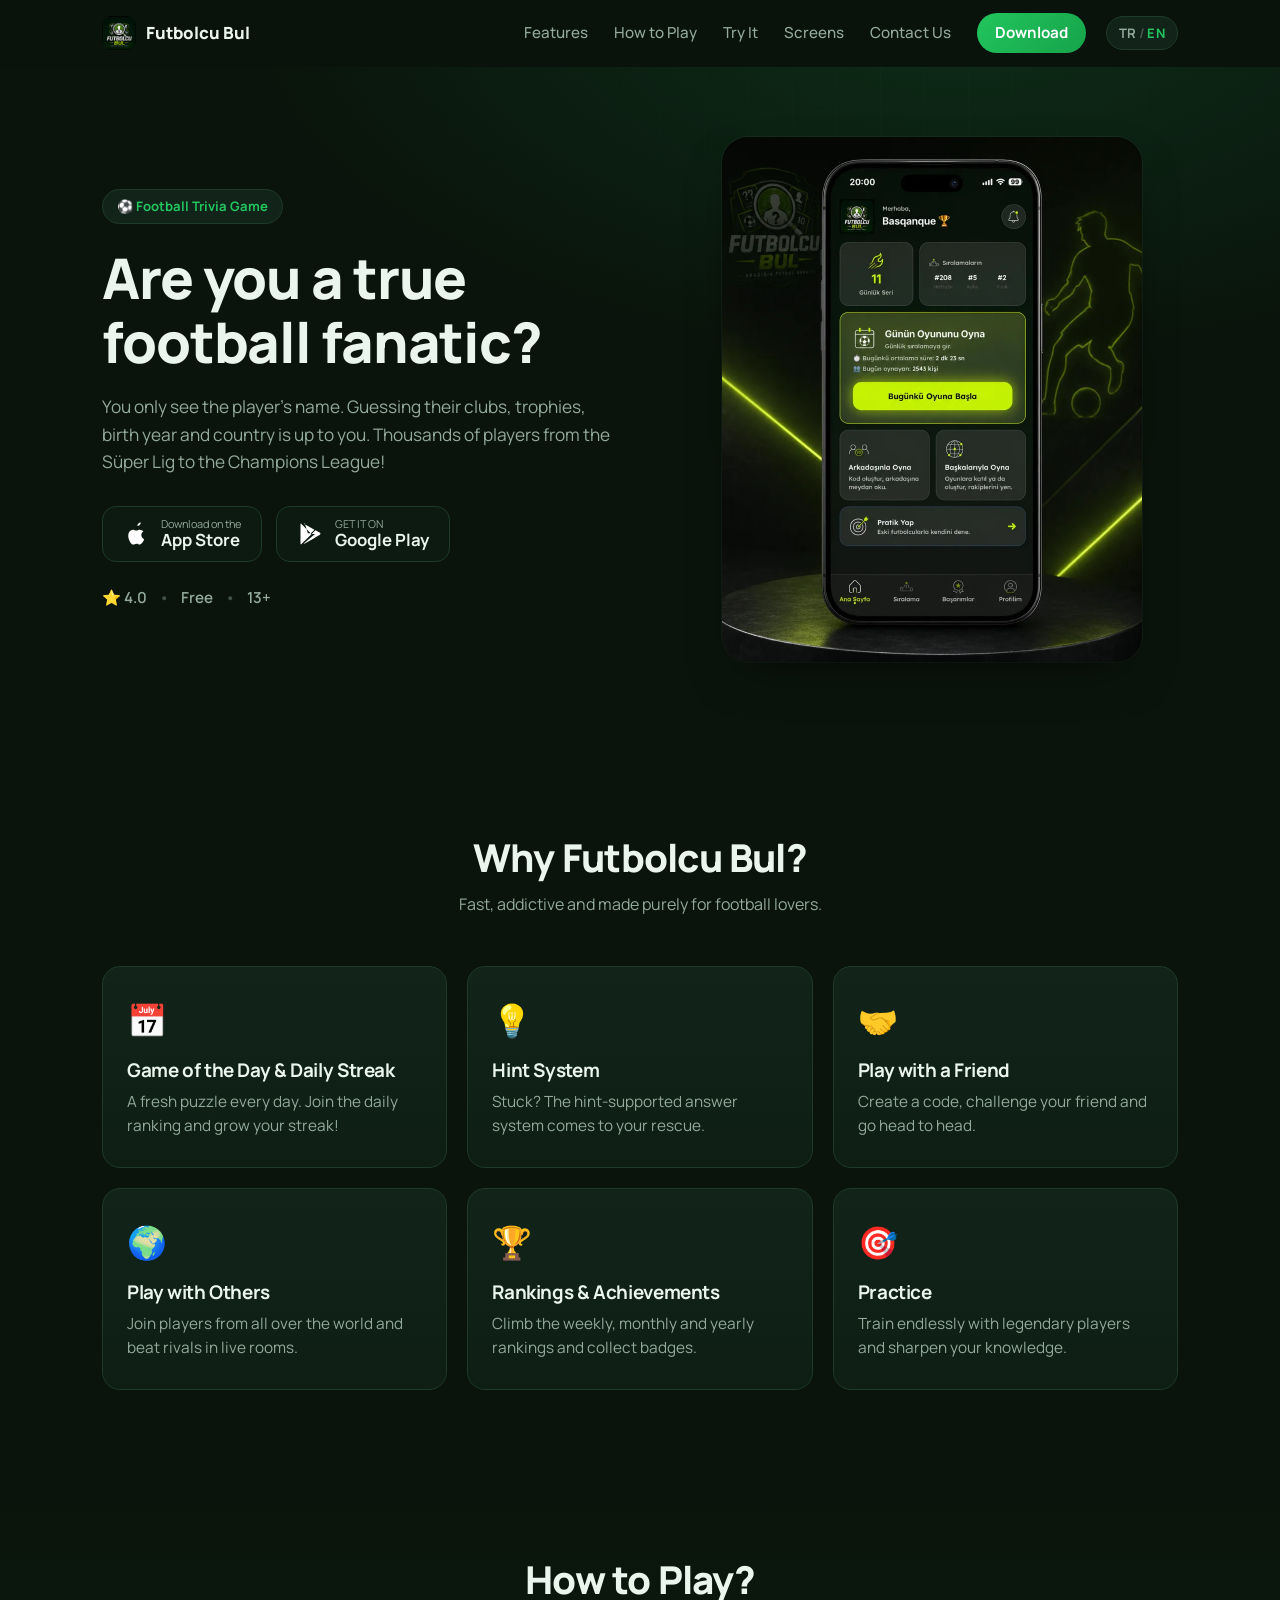
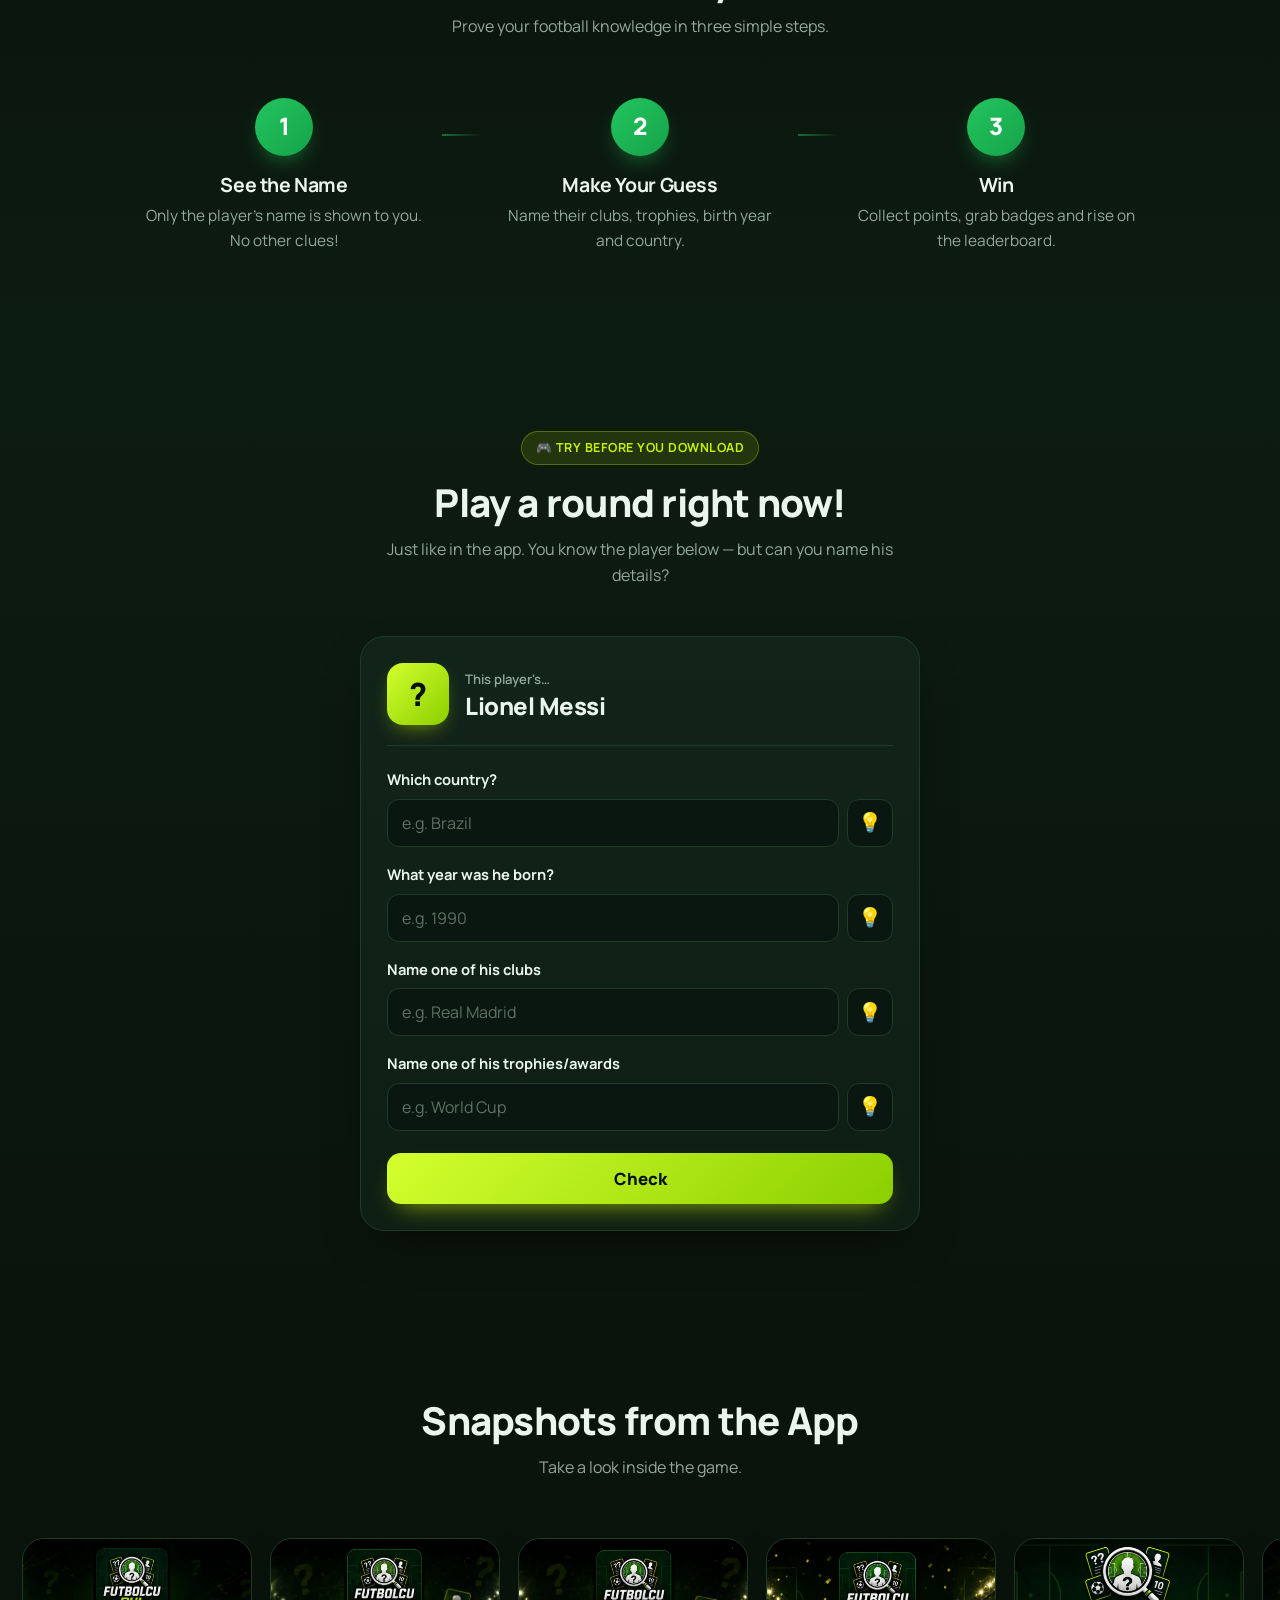
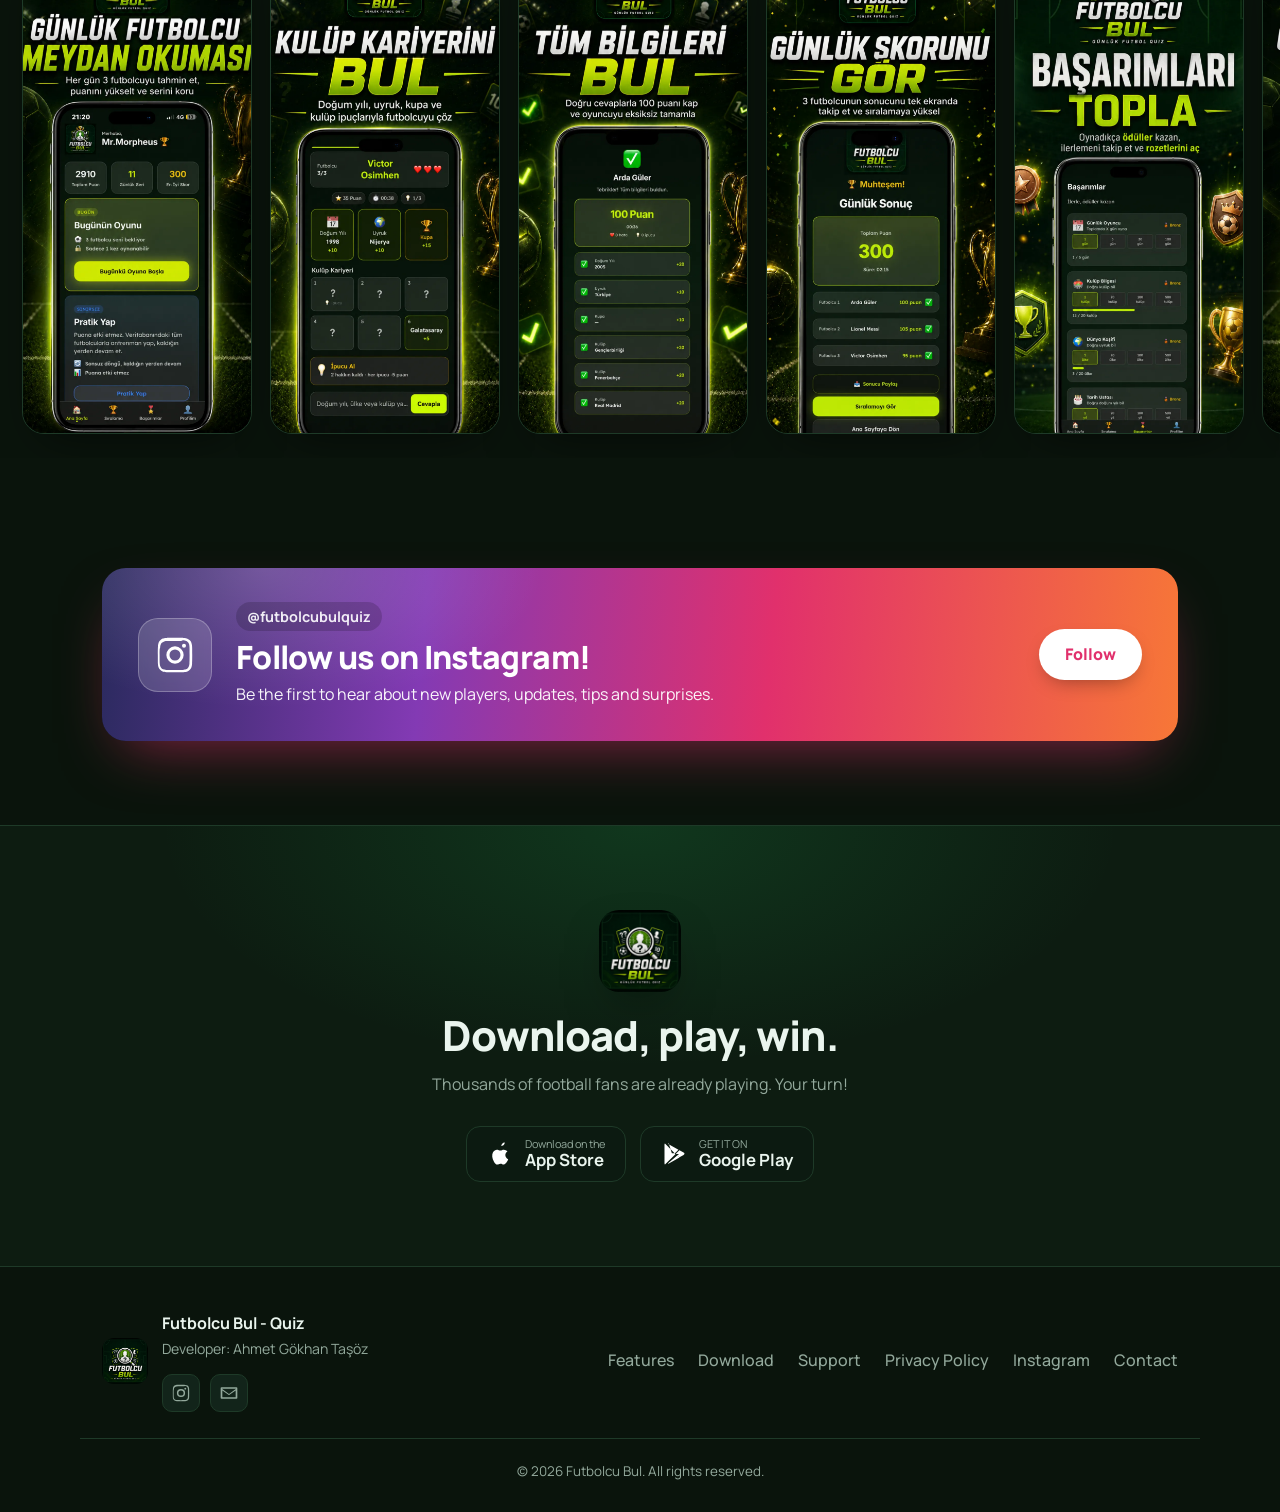
<file: index.html>
<!DOCTYPE html>
<html lang="tr">
<head>
  <meta charset="UTF-8" />
  <meta name="viewport" content="width=device-width, initial-scale=1.0" />
  <title>Futbolcu Bul - Quiz | Futbol Bilgi Yarışması & Tahmin Oyunu</title>
  <meta name="description" content="Sadece futbolcunun adını görürsün; kulüplerini, kupalarını, doğum yılını ve ülkesini tahmin et! Günlük yeni futbolcular, arkadaşınla düello, canlı odalar ve liderlik tablosu. iOS ve Android'de ücretsiz indir." />
  <meta name="keywords" content="futbolcu bul, futbol quiz, futbol bilgi yarışması, futbolcu tahmin oyunu, futbol oyunu, football quiz, süper lig quiz" />
  <meta name="author" content="Ahmet Gökhan Taşöz" />
  <meta name="robots" content="index, follow" />
  <meta name="google-site-verification" content="GTodxGMyhK4sdpeBf7LikKflxeLJp13awLjTAYpUlyU" />
  <meta name="theme-color" content="#0a140c" />
  <link rel="canonical" href="https://www.futbolcubulquiz.com/" />

  <!-- Open Graph -->
  <meta property="og:site_name" content="Futbolcu Bul" />
  <meta property="og:title" content="Futbolcu Bul - Quiz | Aradığın Futbol Oyunu" />
  <meta property="og:description" content="Gerçek bir futbol fanatiği misin? Sadece isimden futbolcuyu tahmin et! Günlük yeni futbolcular, arkadaşınla düello ve liderlik tablosu." />
  <meta property="og:type" content="website" />
  <meta property="og:url" content="https://www.futbolcubulquiz.com/" />
  <meta property="og:locale" content="tr_TR" />
  <meta property="og:locale:alternate" content="en_US" />
  <meta property="og:image" content="https://www.futbolcubulquiz.com/assets/og-image.jpg" />
  <meta property="og:image:width" content="1200" />
  <meta property="og:image:height" content="630" />

  <!-- Twitter -->
  <meta name="twitter:card" content="summary_large_image" />
  <meta name="twitter:title" content="Futbolcu Bul - Quiz | Aradığın Futbol Oyunu" />
  <meta name="twitter:description" content="Sadece isimden futbolcuyu tahmin et! Günlük yeni futbolcular, arkadaşınla düello ve liderlik tablosu." />
  <meta name="twitter:image" content="https://www.futbolcubulquiz.com/assets/og-image.jpg" />

  <link rel="icon" type="image/png" href="assets/icon.png" />
  <link rel="apple-touch-icon" href="assets/icon.png" />
  <link rel="preconnect" href="https://fonts.googleapis.com" />
  <link rel="preconnect" href="https://fonts.gstatic.com" crossorigin />
  <link href="https://fonts.googleapis.com/css2?family=Manrope:wght@400;500;700;800&display=swap" rel="stylesheet" />
  <link rel="stylesheet" href="styles.css" />
  <link rel="preload" as="image" href="assets/screens/mockup.webp" fetchpriority="high" />

  <!-- Structured data -->
  <script type="application/ld+json">
  {
    "@context": "https://schema.org",
    "@type": "MobileApplication",
    "name": "Futbolcu Bul - Quiz",
    "operatingSystem": "iOS, Android",
    "applicationCategory": "GameApplication",
    "description": "Futbol bilgi yarışması ve tahmin oyunu. Sadece futbolcunun adını görürsün; kulüplerini, kupalarını, doğum yılını ve ülkesini tahmin edersin.",
    "author": { "@type": "Person", "name": "Ahmet Gökhan Taşöz" },
    "sameAs": [ "https://www.instagram.com/futbolcubulquiz/" ],
    "offers": { "@type": "Offer", "price": "0", "priceCurrency": "TRY" },
    "aggregateRating": { "@type": "AggregateRating", "ratingValue": "4.0", "ratingCount": "13" },
    "downloadUrl": [
      "https://apps.apple.com/tr/app/futbolcu-bul-quiz/id6767035364",
      "https://play.google.com/store/apps/details?id=com.futbolcubul.app"
    ]
  }
  </script>
  <script type="application/ld+json">
  {
    "@context": "https://schema.org",
    "@graph": [
      {
        "@type": "Organization",
        "@id": "https://www.futbolcubulquiz.com/#organization",
        "name": "Futbolcu Bul",
        "url": "https://www.futbolcubulquiz.com/",
        "logo": "https://www.futbolcubulquiz.com/assets/icon.png",
        "sameAs": [ "https://www.instagram.com/futbolcubulquiz/" ]
      },
      {
        "@type": "WebSite",
        "@id": "https://www.futbolcubulquiz.com/#website",
        "url": "https://www.futbolcubulquiz.com/",
        "name": "Futbolcu Bul - Quiz",
        "publisher": { "@id": "https://www.futbolcubulquiz.com/#organization" },
        "inLanguage": "tr-TR"
      }
    ]
  }
  </script>
</head>
<body>

  <!-- ===== Header ===== -->
  <header class="site-header" id="siteHeader">
    <div class="container header-inner">
      <a href="#" class="brand">
        <img src="assets/icon.png" alt="Futbolcu Bul" class="brand-icon" />
        <span class="brand-name">Futbolcu&nbsp;Bul</span>
      </a>

      <nav class="nav" id="nav">
        <a href="#features" data-i18n="nav_features">Özellikler</a>
        <a href="#how" data-i18n="nav_how">Nasıl Oynanır</a>
        <a href="#demo" data-i18n="nav_demo">Dene</a>
        <a href="#screens" data-i18n="nav_screens">Ekranlar</a>
        <a href="iletisim.html" class="nav-contact" data-i18n="nav_contact">Bize Ulaşın</a>
        <a href="#download" class="nav-cta" data-i18n="nav_download">İndir</a>
      </nav>

      <button class="lang-toggle" id="langToggle" aria-label="Dil değiştir">
        <span class="lang-tr">TR</span><span class="lang-sep">/</span><span class="lang-en">EN</span>
      </button>
    </div>
  </header>

  <!-- ===== Hero ===== -->
  <section class="hero">
    <div class="pitch-lines" aria-hidden="true"></div>
    <div class="container hero-inner">
      <div class="hero-text">
        <span class="badge-pill" data-i18n="hero_pill">⚽ Futbol Bilgi Yarışması</span>
        <h1 data-i18n="hero_title">Gerçek bir futbol<br/>fanatiği misin?</h1>
        <p class="hero-sub" data-i18n="hero_sub">
          Sadece futbolcunun adını görürsün. Kulüplerini, kupalarını, doğum yılını ve
          ülkesini bulmak sana kalır. Süper Lig'den Şampiyonlar Ligi'ne binlerce futbolcu!
        </p>

        <div class="store-buttons">
          <a class="store-btn" href="https://apps.apple.com/tr/app/futbolcu-bul-quiz/id6767035364" target="_blank" rel="noopener">
            <svg viewBox="0 0 24 24" aria-hidden="true"><path fill="currentColor" d="M16.36 1.43c.05.78-.26 1.55-.79 2.13-.55.6-1.44 1.06-2.3.99-.07-.77.3-1.57.79-2.09.55-.58 1.5-1.02 2.3-1.03zM19.5 17.02c-.4.93-.59 1.34-1.11 2.16-.72 1.15-1.74 2.58-3 2.59-1.12.01-1.41-.73-2.93-.72-1.52.01-1.84.73-2.96.72-1.26-.01-2.22-1.3-2.94-2.45-2.02-3.22-2.23-7-1-9.01.88-1.44 2.26-2.28 3.56-2.28 1.32 0 2.15.73 3.24.73 1.06 0 1.7-.73 3.24-.73 1.16 0 2.4.63 3.28 1.72-2.88 1.58-2.41 5.69.62 6.99z"/></svg>
            <span class="store-btn-txt">
              <small data-i18n="dl_appstore_small">App Store'dan</small>
              <strong>App Store</strong>
            </span>
          </a>
          <a class="store-btn" href="https://play.google.com/store/apps/details?id=com.futbolcubul.app" target="_blank" rel="noopener">
            <svg viewBox="0 0 24 24" aria-hidden="true"><path fill="currentColor" d="M3.6 2.3c-.24.25-.38.63-.38 1.13v17.14c0 .5.14.88.4 1.12l.06.06 9.6-9.6v-.22L3.66 2.24l-.06.06zM17 15.1l-3.2-3.2v-.22l3.2-3.2.07.04 3.79 2.15c1.08.61 1.08 1.62 0 2.24L17.07 15l-.07.1zM13.8 11.9l3.26 3.26-9.85 5.6c-.36.2-.7.19-.97.01l10.4-8.87h-2.84zM7.24 2.53c-.27-.18-.61-.19-.97.01l9.85 5.6-3.26 3.26h-2.83L7.24 2.53z"/></svg>
            <span class="store-btn-txt">
              <small data-i18n="dl_googleplay_small">Google Play'den</small>
              <strong>Google Play</strong>
            </span>
          </a>
        </div>

        <div class="hero-meta">
          <span>⭐ 4.0</span>
          <span class="dot">•</span>
          <span data-i18n="hero_meta_free">Ücretsiz</span>
          <span class="dot">•</span>
          <span data-i18n="hero_meta_age">13+</span>
        </div>
      </div>

      <div class="hero-phone">
        <img class="hero-mockup" src="assets/screens/mockup.webp" alt="Futbolcu Bul uygulama ana ekranı" width="840" height="1050" fetchpriority="high" />
        <div class="phone-glow" aria-hidden="true"></div>
      </div>
    </div>
  </section>

  <!-- ===== Features ===== -->
  <section class="section" id="features">
    <div class="container">
      <h2 class="section-title" data-i18n="feat_title">Neden Futbolcu Bul?</h2>
      <p class="section-lead" data-i18n="feat_lead">Hızlı, bağımlılık yapan ve tamamen futbol tutkunları için.</p>

      <div class="features-grid">
        <div class="feature-card">
          <div class="feat-ico">📅</div>
          <h3 data-i18n="feat_1_t">Günün Oyunu & Günlük Seri</h3>
          <p data-i18n="feat_1_d">Her gün yeni bir bulmaca. Günlük sıralamaya gir, serini bozmadan büyüt!</p>
        </div>
        <div class="feature-card">
          <div class="feat-ico">💡</div>
          <h3 data-i18n="feat_2_t">İpucu Sistemi</h3>
          <p data-i18n="feat_2_d">Takıldığında ipuçlarıyla destekli cevap sistemi imdadına yetişir.</p>
        </div>
        <div class="feature-card">
          <div class="feat-ico">🤝</div>
          <h3 data-i18n="feat_3_t">Arkadaşınla Oyna</h3>
          <p data-i18n="feat_3_d">Kod oluştur, arkadaşına meydan oku ve kafa kafaya yarışın.</p>
        </div>
        <div class="feature-card">
          <div class="feat-ico">🌍</div>
          <h3 data-i18n="feat_4_t">Başkalarıyla Oyna</h3>
          <p data-i18n="feat_4_d">Dünyanın dört bir yanından oyunculara katıl, canlı odalarda rakiplerini yen.</p>
        </div>
        <div class="feature-card">
          <div class="feat-ico">🏆</div>
          <h3 data-i18n="feat_5_t">Sıralama & Başarımlar</h3>
          <p data-i18n="feat_5_d">Haftalık, aylık ve yıllık sıralamalarda yüksel, rozet ve başarım topla.</p>
        </div>
        <div class="feature-card">
          <div class="feat-ico">🎯</div>
          <h3 data-i18n="feat_6_t">Pratik Yap</h3>
          <p data-i18n="feat_6_d">Eski futbolcularla sınırsız antrenman yap, bilgini tazele.</p>
        </div>
      </div>
    </div>
  </section>

  <!-- ===== How to play ===== -->
  <section class="section how" id="how">
    <div class="container">
      <h2 class="section-title" data-i18n="how_title">Nasıl Oynanır?</h2>
      <p class="section-lead" data-i18n="how_lead">Üç basit adımda futbol bilgini kanıtla.</p>

      <div class="steps">
        <div class="step">
          <div class="step-num">1</div>
          <h3 data-i18n="how_1_t">İsmi Gör</h3>
          <p data-i18n="how_1_d">Sana yalnızca futbolcunun adı gösterilir. Başka hiçbir ipucu yok!</p>
        </div>
        <div class="step-line" aria-hidden="true"></div>
        <div class="step">
          <div class="step-num">2</div>
          <h3 data-i18n="how_2_t">Tahmin Et</h3>
          <p data-i18n="how_2_d">Kulüplerini, kupalarını, doğum yılını ve ülkesini bil.</p>
        </div>
        <div class="step-line" aria-hidden="true"></div>
        <div class="step">
          <div class="step-num">3</div>
          <h3 data-i18n="how_3_t">Kazan</h3>
          <p data-i18n="how_3_d">Puan topla, rozet kap ve liderlik tablosunda yüksel.</p>
        </div>
      </div>
    </div>
  </section>

  <!-- ===== Demo (try it) ===== -->
  <section class="section demo" id="demo">
    <div class="container">
      <span class="demo-badge" data-i18n="demo_badge">🎮 İNDİRMEDEN DENE</span>
      <h2 class="section-title" data-i18n="demo_title">Hemen bir el oyna!</h2>
      <p class="section-lead" data-i18n="demo_lead">Tıpkı uygulamadaki gibi. Aşağıdaki futbolcuyu tanıyorsun — peki bilgilerini bilebilecek misin?</p>

      <div class="demo-card">
        <div class="demo-head">
          <div class="demo-avatar">?</div>
          <div>
            <span class="demo-kicker" data-i18n="demo_kicker">Bu futbolcunun…</span>
            <h3 class="demo-name">Lionel Messi</h3>
          </div>
        </div>

        <form class="demo-form" id="demoForm" novalidate>
          <div class="demo-field" data-key="country">
            <label data-i18n="demo_f_country">Hangi ülkeden?</label>
            <div class="demo-input-row">
              <input type="text" autocomplete="off" spellcheck="false" data-i18n-ph="demo_ph_country" placeholder="örn. Brezilya" />
              <button type="button" class="demo-hint-btn" data-i18n-title="demo_hint_title" title="İpucu">💡</button>
            </div>
            <p class="demo-hint" hidden></p>
            <p class="demo-feedback" hidden></p>
          </div>

          <div class="demo-field" data-key="year">
            <label data-i18n="demo_f_year">Hangi yıl doğdu?</label>
            <div class="demo-input-row">
              <input type="text" inputmode="numeric" autocomplete="off" spellcheck="false" data-i18n-ph="demo_ph_year" placeholder="örn. 1990" />
              <button type="button" class="demo-hint-btn" data-i18n-title="demo_hint_title" title="İpucu">💡</button>
            </div>
            <p class="demo-hint" hidden></p>
            <p class="demo-feedback" hidden></p>
          </div>

          <div class="demo-field" data-key="club">
            <label data-i18n="demo_f_club">Bir kulübünü yaz</label>
            <div class="demo-input-row">
              <input type="text" autocomplete="off" spellcheck="false" data-i18n-ph="demo_ph_club" placeholder="örn. Real Madrid" />
              <button type="button" class="demo-hint-btn" data-i18n-title="demo_hint_title" title="İpucu">💡</button>
            </div>
            <p class="demo-hint" hidden></p>
            <p class="demo-feedback" hidden></p>
          </div>

          <div class="demo-field" data-key="trophy">
            <label data-i18n="demo_f_trophy">Bir kupasını/ödülünü yaz</label>
            <div class="demo-input-row">
              <input type="text" autocomplete="off" spellcheck="false" data-i18n-ph="demo_ph_trophy" placeholder="örn. Dünya Kupası" />
              <button type="button" class="demo-hint-btn" data-i18n-title="demo_hint_title" title="İpucu">💡</button>
            </div>
            <p class="demo-hint" hidden></p>
            <p class="demo-feedback" hidden></p>
          </div>

          <button type="submit" class="demo-submit" data-i18n="demo_check">Kontrol Et</button>
        </form>

        <div class="demo-scoreboard" id="demoScore" hidden></div>

        <div class="demo-actions" id="demoActions" hidden>
          <button type="button" class="demo-reset" id="demoReset" data-i18n="demo_reset">Tekrar Dene</button>
          <a class="demo-download" href="#download" data-i18n="demo_more">Binlerce futbolcu için indir →</a>
        </div>
      </div>
    </div>
  </section>

  <!-- ===== Screenshots ===== -->
  <section class="section screens" id="screens">
    <div class="container">
      <h2 class="section-title" data-i18n="screens_title">Uygulamadan Kareler</h2>
      <p class="section-lead" data-i18n="screens_lead">Oyunun içine göz at.</p>
    </div>
    <div class="screens-track">
      <img src="assets/screens/s1.webp" alt="Ekran görüntüsü 1" loading="lazy" />
      <img src="assets/screens/s2.webp" alt="Ekran görüntüsü 2" loading="lazy" />
      <img src="assets/screens/s3.webp" alt="Ekran görüntüsü 3" loading="lazy" />
      <img src="assets/screens/s4.webp" alt="Ekran görüntüsü 4" loading="lazy" />
      <img src="assets/screens/s5.webp" alt="Ekran görüntüsü 5" loading="lazy" />
      <img src="assets/screens/s0.webp" alt="Ekran görüntüsü 6" loading="lazy" />
    </div>
  </section>

  <!-- ===== Instagram follow ===== -->
  <section class="section insta" id="instagram">
    <div class="container">
      <a class="insta-card" href="https://www.instagram.com/futbolcubulquiz/" target="_blank" rel="noopener">
        <div class="insta-glow" aria-hidden="true"></div>
        <div class="insta-ico">
          <svg viewBox="0 0 24 24" aria-hidden="true"><path fill="currentColor" d="M12 2.2c3.2 0 3.58.01 4.85.07 1.17.05 1.8.25 2.23.41.56.22.96.48 1.38.9.42.42.68.82.9 1.38.16.42.36 1.06.41 2.23.06 1.27.07 1.65.07 4.85s-.01 3.58-.07 4.85c-.05 1.17-.25 1.8-.41 2.23-.22.56-.48.96-.9 1.38-.42.42-.82.68-1.38.9-.42.16-1.06.36-2.23.41-1.27.06-1.65.07-4.85.07s-3.58-.01-4.85-.07c-1.17-.05-1.8-.25-2.23-.41a3.7 3.7 0 0 1-1.38-.9 3.7 3.7 0 0 1-.9-1.38c-.16-.42-.36-1.06-.41-2.23C2.21 15.58 2.2 15.2 2.2 12s.01-3.58.07-4.85c.05-1.17.25-1.8.41-2.23.22-.56.48-.96.9-1.38.42-.42.82-.68 1.38-.9.42-.16 1.06-.36 2.23-.41C8.42 2.21 8.8 2.2 12 2.2Zm0 1.8c-3.15 0-3.5.01-4.74.07-.9.04-1.38.19-1.7.32-.43.16-.74.36-1.06.68-.32.32-.52.63-.68 1.06-.13.32-.28.8-.32 1.7C3.21 8.5 3.2 8.85 3.2 12s.01 3.5.07 4.74c.04.9.19 1.38.32 1.7.16.43.36.74.68 1.06.32.32.63.52 1.06.68.32.13.8.28 1.7.32 1.24.06 1.59.07 4.74.07s3.5-.01 4.74-.07c.9-.04 1.38-.19 1.7-.32.43-.16.74-.36 1.06-.68.32-.32.52-.63.68-1.06.13-.32.28-.8.32-1.7.06-1.24.07-1.59.07-4.74s-.01-3.5-.07-4.74c-.04-.9-.19-1.38-.32-1.7a2.85 2.85 0 0 0-.68-1.06 2.85 2.85 0 0 0-1.06-.68c-.32-.13-.8-.28-1.7-.32C15.5 4.01 15.15 4 12 4Zm0 3.06A4.94 4.94 0 1 1 12 16.94 4.94 4.94 0 0 1 12 7.06Zm0 1.8A3.14 3.14 0 1 0 12 15.14 3.14 3.14 0 0 0 12 8.86Zm5.14-3.24a1.15 1.15 0 1 1 0 2.3 1.15 1.15 0 0 1 0-2.3Z"/></svg>
        </div>
        <div class="insta-text">
          <span class="insta-handle" data-i18n="insta_handle">@futbolcubulquiz</span>
          <h2 data-i18n="insta_title">Bizi Instagram'da takip et!</h2>
          <p data-i18n="insta_sub">Yeni futbolcular, güncellemeler, ipuçları ve sürprizlerden ilk sen haberdar ol.</p>
        </div>
        <span class="insta-btn" data-i18n="insta_btn">Takip Et</span>
      </a>
    </div>
  </section>

  <!-- ===== Download CTA ===== -->
  <section class="section cta" id="download">
    <div class="container cta-inner">
      <img src="assets/icon.png" alt="Futbolcu Bul" class="cta-icon" />
      <h2 data-i18n="cta_title">İndir, oyna, kazan.</h2>
      <p data-i18n="cta_sub">Binlerce futbol tutkunu şimdiden oynuyor. Sıra sende!</p>
      <div class="store-buttons center">
        <a class="store-btn" href="https://apps.apple.com/tr/app/futbolcu-bul-quiz/id6767035364" target="_blank" rel="noopener">
          <svg viewBox="0 0 24 24" aria-hidden="true"><path fill="currentColor" d="M16.36 1.43c.05.78-.26 1.55-.79 2.13-.55.6-1.44 1.06-2.3.99-.07-.77.3-1.57.79-2.09.55-.58 1.5-1.02 2.3-1.03zM19.5 17.02c-.4.93-.59 1.34-1.11 2.16-.72 1.15-1.74 2.58-3 2.59-1.12.01-1.41-.73-2.93-.72-1.52.01-1.84.73-2.96.72-1.26-.01-2.22-1.3-2.94-2.45-2.02-3.22-2.23-7-1-9.01.88-1.44 2.26-2.28 3.56-2.28 1.32 0 2.15.73 3.24.73 1.06 0 1.7-.73 3.24-.73 1.16 0 2.4.63 3.28 1.72-2.88 1.58-2.41 5.69.62 6.99z"/></svg>
          <span class="store-btn-txt"><small data-i18n="dl_appstore_small">App Store'dan</small><strong>App Store</strong></span>
        </a>
        <a class="store-btn" href="https://play.google.com/store/apps/details?id=com.futbolcubul.app" target="_blank" rel="noopener">
          <svg viewBox="0 0 24 24" aria-hidden="true"><path fill="currentColor" d="M3.6 2.3c-.24.25-.38.63-.38 1.13v17.14c0 .5.14.88.4 1.12l.06.06 9.6-9.6v-.22L3.66 2.24l-.06.06zM17 15.1l-3.2-3.2v-.22l3.2-3.2.07.04 3.79 2.15c1.08.61 1.08 1.62 0 2.24L17.07 15l-.07.1zM13.8 11.9l3.26 3.26-9.85 5.6c-.36.2-.7.19-.97.01l10.4-8.87h-2.84zM7.24 2.53c-.27-.18-.61-.19-.97.01l9.85 5.6-3.26 3.26h-2.83L7.24 2.53z"/></svg>
          <span class="store-btn-txt"><small data-i18n="dl_googleplay_small">Google Play'den</small><strong>Google Play</strong></span>
        </a>
      </div>
    </div>
  </section>

  <!-- ===== Footer ===== -->
  <footer class="site-footer">
    <div class="container footer-inner">
      <div class="footer-brand">
        <img src="assets/icon.png" alt="Futbolcu Bul" />
        <div>
          <strong>Futbolcu Bul - Quiz</strong>
          <span data-i18n="footer_dev">Geliştirici: Ahmet Gökhan Taşöz</span>
          <div class="footer-social">
            <a href="https://www.instagram.com/futbolcubulquiz/" target="_blank" rel="noopener" aria-label="Instagram">
              <svg viewBox="0 0 24 24" aria-hidden="true"><path fill="currentColor" d="M12 2.2c3.2 0 3.58.01 4.85.07 1.17.05 1.8.25 2.23.41.56.22.96.48 1.38.9.42.42.68.82.9 1.38.16.42.36 1.06.41 2.23.06 1.27.07 1.65.07 4.85s-.01 3.58-.07 4.85c-.05 1.17-.25 1.8-.41 2.23-.22.56-.48.96-.9 1.38-.42.42-.82.68-1.38.9-.42.16-1.06.36-2.23.41-1.27.06-1.65.07-4.85.07s-3.58-.01-4.85-.07c-1.17-.05-1.8-.25-2.23-.41a3.7 3.7 0 0 1-1.38-.9 3.7 3.7 0 0 1-.9-1.38c-.16-.42-.36-1.06-.41-2.23C2.21 15.58 2.2 15.2 2.2 12s.01-3.58.07-4.85c.05-1.17.25-1.8.41-2.23.22-.56.48-.96.9-1.38.42-.42.82-.68 1.38-.9.42-.16 1.06-.36 2.23-.41C8.42 2.21 8.8 2.2 12 2.2Zm0 1.8c-3.15 0-3.5.01-4.74.07-.9.04-1.38.19-1.7.32-.43.16-.74.36-1.06.68-.32.32-.52.63-.68 1.06-.13.32-.28.8-.32 1.7C3.21 8.5 3.2 8.85 3.2 12s.01 3.5.07 4.74c.04.9.19 1.38.32 1.7.16.43.36.74.68 1.06.32.32.63.52 1.06.68.32.13.8.28 1.7.32 1.24.06 1.59.07 4.74.07s3.5-.01 4.74-.07c.9-.04 1.38-.19 1.7-.32.43-.16.74-.36 1.06-.68.32-.32.52-.63.68-1.06.13-.32.28-.8.32-1.7.06-1.24.07-1.59.07-4.74s-.01-3.5-.07-4.74c-.04-.9-.19-1.38-.32-1.7a2.85 2.85 0 0 0-.68-1.06 2.85 2.85 0 0 0-1.06-.68c-.32-.13-.8-.28-1.7-.32C15.5 4.01 15.15 4 12 4Zm0 3.06A4.94 4.94 0 1 1 12 16.94 4.94 4.94 0 0 1 12 7.06Zm0 1.8A3.14 3.14 0 1 0 12 15.14 3.14 3.14 0 0 0 12 8.86Zm5.14-3.24a1.15 1.15 0 1 1 0 2.3 1.15 1.15 0 0 1 0-2.3Z"/></svg>
            </a>
            <a href="mailto:futbolcubulquiz@gmail.com" aria-label="E-posta">
              <svg viewBox="0 0 24 24" aria-hidden="true"><path fill="currentColor" d="M3 5h18a1 1 0 0 1 1 1v12a1 1 0 0 1-1 1H3a1 1 0 0 1-1-1V6a1 1 0 0 1 1-1Zm.4 2 8.6 6.2L20.6 7H3.4ZM20 8.9l-7.4 5.3a1 1 0 0 1-1.2 0L4 8.9V17h16V8.9Z"/></svg>
            </a>
          </div>
        </div>
      </div>
      <div class="footer-links">
        <a href="#features" data-i18n="nav_features">Özellikler</a>
        <a href="#download" data-i18n="nav_download">İndir</a>
        <a href="destek.html" data-i18n="footer_support">Destek</a>
        <a href="gizlilik.html" data-i18n="footer_privacy">Gizlilik Politikası</a>
        <a href="https://www.instagram.com/futbolcubulquiz/" target="_blank" rel="noopener">Instagram</a>
        <a href="iletisim.html" data-i18n="footer_contact">İletişim</a>
      </div>
    </div>
    <div class="container footer-bottom">
      <span>© <span id="year"></span> Futbolcu Bul. <span data-i18n="footer_rights">Tüm hakları saklıdır.</span></span>
    </div>
  </footer>

  <script src="script.js"></script>
  <script src="demo.js"></script>
</body>
</html>
</file>
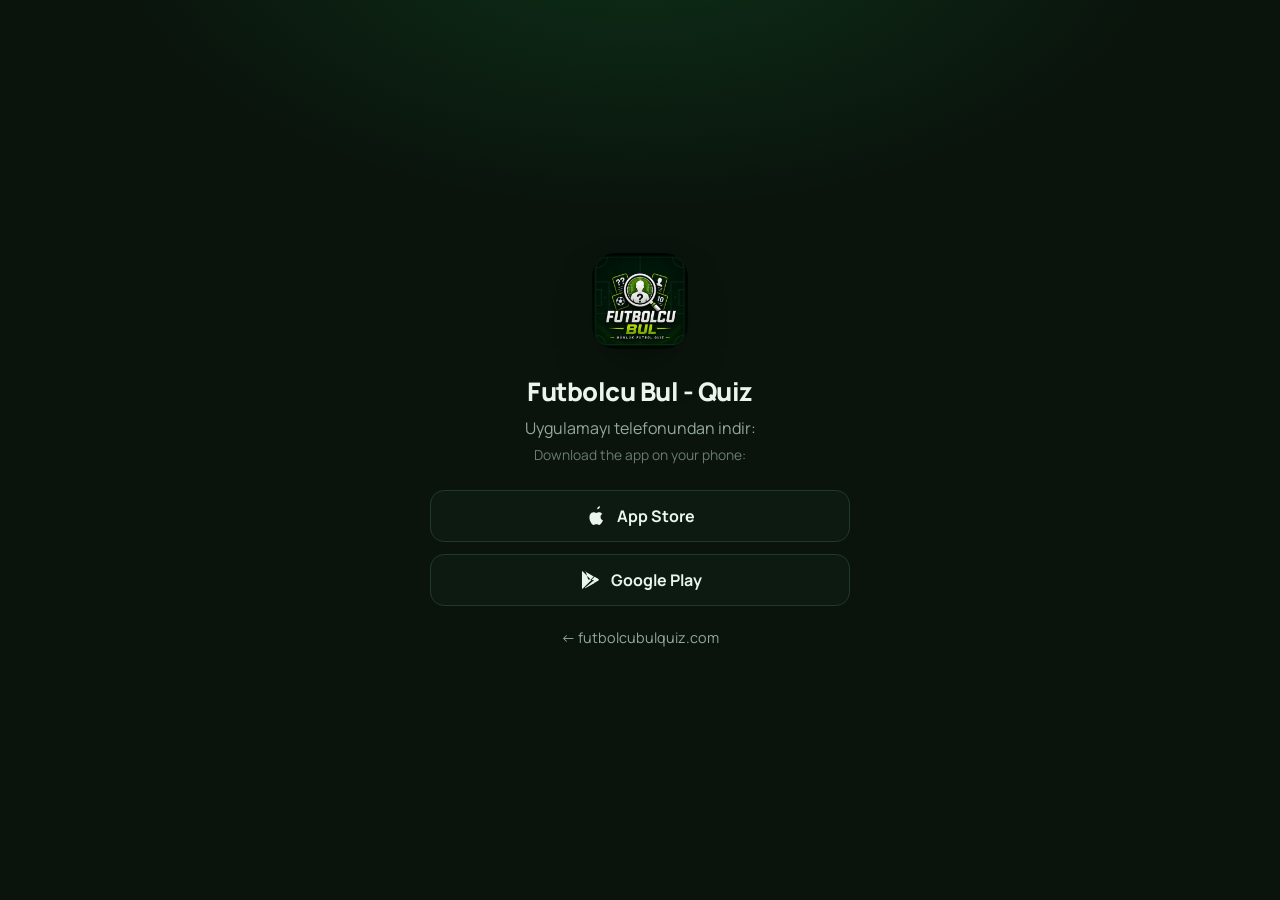
<file: oyna/index.html>
<!DOCTYPE html>
<html lang="tr">
<head>
  <meta charset="UTF-8" />
  <meta name="viewport" content="width=device-width, initial-scale=1.0" />
  <title>Oyna | Futbolcu Bul - Quiz</title>
  <meta name="description" content="Futbolcu Bul - Quiz'i hemen indir. Cihazına uygun mağazaya yönlendiriliyorsun." />
  <meta name="robots" content="noindex, follow" />
  <meta name="theme-color" content="#0a140c" />
  <!-- iOS Safari: uygulama yüklüyse "Aç", değilse "Yükle" bannerı gösterir -->
  <meta name="apple-itunes-app" content="app-id=6767035364" />
  <link rel="icon" type="image/png" href="/assets/icon.png" />
  <link rel="apple-touch-icon" href="/assets/icon.png" />
  <link href="https://fonts.googleapis.com/css2?family=Manrope:wght@400;700;800&display=swap" rel="stylesheet" />
  <style>
    *{box-sizing:border-box;margin:0;padding:0}
    body{
      font-family:'Manrope',system-ui,-apple-system,Segoe UI,Roboto,sans-serif;
      background:radial-gradient(900px 500px at 50% -10%,rgba(34,197,94,.16),transparent 60%),#0a140c;
      color:#eaf5ee;min-height:100vh;display:grid;place-items:center;padding:24px;text-align:center;
    }
    .card{max-width:420px;width:100%}
    .icon{width:96px;height:96px;border-radius:24px;box-shadow:0 20px 50px -20px rgba(0,0,0,.6)}
    h1{font-size:1.6rem;font-weight:800;margin:20px 0 8px;letter-spacing:-.02em}
    p{color:#93a99c;margin-bottom:6px}
    .en{font-size:.86rem;opacity:.7}
    .spinner{width:26px;height:26px;margin:22px auto 6px;border:3px solid #1e3a28;
      border-top-color:#22c55e;border-radius:50%;animation:spin .8s linear infinite}
    @keyframes spin{to{transform:rotate(360deg)}}
    .stores{display:flex;flex-direction:column;gap:12px;margin-top:26px}
    .btn{display:flex;align-items:center;justify-content:center;gap:10px;background:#0c1a11;
      border:1px solid #1e3a28;color:#eaf5ee;padding:14px 20px;border-radius:14px;
      text-decoration:none;font-weight:700;transition:border-color .2s,transform .2s}
    .btn:hover{border-color:#22c55e;transform:translateY(-2px)}
    .btn svg{width:22px;height:22px}
    .home{display:inline-block;margin-top:22px;color:#93a99c;font-size:.9rem;text-decoration:none}
    .home:hover{color:#22c55e}
    .hint{margin-top:18px;font-size:.82rem;color:#5c7266}
  </style>
</head>
<body>
  <div class="card">
    <img class="icon" src="/assets/icon.png" alt="Futbolcu Bul" />
    <h1 id="title">Futbolcu Bul - Quiz</h1>
    <p id="msg">Cihazına uygun mağazaya yönlendiriliyorsun…</p>
    <p class="en" id="msgEn">Redirecting you to the right store…</p>
    <div class="spinner" id="spinner"></div>

    <!-- JS kapalıysa / yönlendirme olmazsa her zaman görünür yedek -->
    <div class="stores">
      <a class="btn" id="iosBtn" href="https://apps.apple.com/tr/app/futbolcu-bul-quiz/id6767035364">
        <svg viewBox="0 0 24 24"><path fill="currentColor" d="M16.36 1.43c.05.78-.26 1.55-.79 2.13-.55.6-1.44 1.06-2.3.99-.07-.77.3-1.57.79-2.09.55-.58 1.5-1.02 2.3-1.03zM19.5 17.02c-.4.93-.59 1.34-1.11 2.16-.72 1.15-1.74 2.58-3 2.59-1.12.01-1.41-.73-2.93-.72-1.52.01-1.84.73-2.96.72-1.26-.01-2.22-1.3-2.94-2.45-2.02-3.22-2.23-7-1-9.01.88-1.44 2.26-2.28 3.56-2.28 1.32 0 2.15.73 3.24.73 1.06 0 1.7-.73 3.24-.73 1.16 0 2.4.63 3.28 1.72-2.88 1.58-2.41 5.69.62 6.99z"/></svg>
        App Store
      </a>
      <a class="btn" id="androidBtn" href="https://play.google.com/store/apps/details?id=com.futbolcubul.app">
        <svg viewBox="0 0 24 24"><path fill="currentColor" d="M3.6 2.3c-.24.25-.38.63-.38 1.13v17.14c0 .5.14.88.4 1.12l.06.06 9.6-9.6v-.22L3.66 2.24l-.06.06zM17 15.1l-3.2-3.2v-.22l3.2-3.2.07.04 3.79 2.15c1.08.61 1.08 1.62 0 2.24L17.07 15l-.07.1zM13.8 11.9l3.26 3.26-9.85 5.6c-.36.2-.7.19-.97.01l10.4-8.87h-2.84zM7.24 2.53c-.27-.18-.61-.19-.97.01l9.85 5.6-3.26 3.26h-2.83L7.24 2.53z"/></svg>
        Google Play
      </a>
    </div>

    <p class="hint" id="hint" hidden>Otomatik açılmadıysa yukarıdaki butonu kullan.</p>
    <a class="home" href="/">← futbolcubulquiz.com</a>
  </div>

  <script>
    (function () {
      var IOS_URL = 'https://apps.apple.com/tr/app/futbolcu-bul-quiz/id6767035364';
      var PLAY_URL = 'https://play.google.com/store/apps/details?id=com.futbolcubul.app';

      var ua = navigator.userAgent || '';
      var isIOS = /iPad|iPhone|iPod/.test(ua) ||
                  (navigator.platform === 'MacIntel' && navigator.maxTouchPoints > 1);
      var isAndroid = /Android/i.test(ua);

      function go(url) {
        // replace(): geri tuşu bu ara sayfaya dönüp döngü yapmasın
        window.location.replace(url);
        setTimeout(function () {
          document.getElementById('spinner').hidden = true;
          document.getElementById('hint').hidden = false;
        }, 1500);
      }

      if (isIOS) {
        document.getElementById('androidBtn').hidden = true;
        go(IOS_URL);
      } else if (isAndroid) {
        document.getElementById('iosBtn').hidden = true;
        go(PLAY_URL);
      } else {
        // Masaüstü: yönlendirme yok, iki mağazayı da göster
        document.getElementById('spinner').hidden = true;
        document.getElementById('msg').textContent = 'Uygulamayı telefonundan indir:';
        document.getElementById('msgEn').textContent = 'Download the app on your phone:';
      }
    })();
  </script>
</body>
</html>
</file>
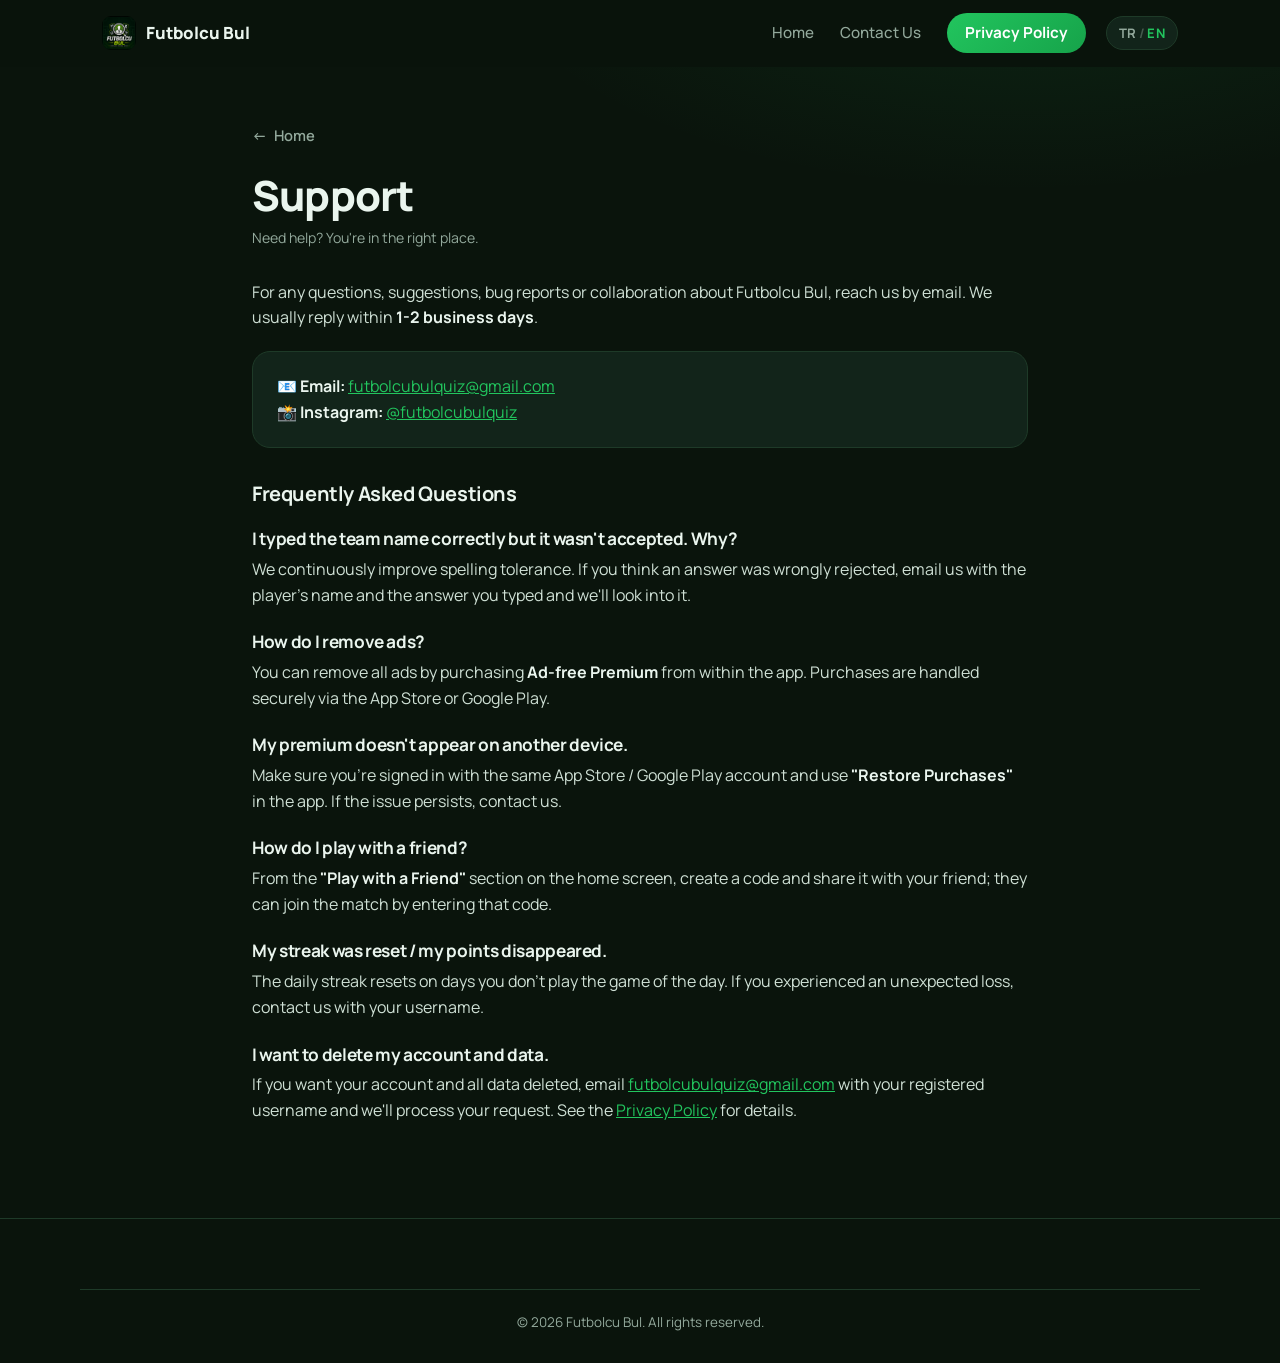
<file: destek.html>
<!DOCTYPE html>
<html lang="tr">
<head>
  <meta charset="UTF-8" />
  <meta name="viewport" content="width=device-width, initial-scale=1.0" />
  <title>Destek | Futbolcu Bul - Quiz</title>
  <meta name="description" content="Futbolcu Bul - Quiz için destek ve sık sorulan sorular. Bize ulaşın, hesap silme ve sorunlarınız için yardım alın." />
  <meta name="robots" content="index, follow" />
  <meta name="theme-color" content="#0a140c" />
  <link rel="canonical" href="https://www.futbolcubulquiz.com/destek.html" />
  <link rel="icon" type="image/png" href="assets/icon.png" />
  <link rel="apple-touch-icon" href="assets/icon.png" />
  <link rel="preconnect" href="https://fonts.googleapis.com" />
  <link rel="preconnect" href="https://fonts.gstatic.com" crossorigin />
  <link href="https://fonts.googleapis.com/css2?family=Manrope:wght@400;500;700;800&display=swap" rel="stylesheet" />
  <link rel="stylesheet" href="styles.css" />

  <!-- Structured data -->
  <script type="application/ld+json">
  {
    "@context": "https://schema.org",
    "@type": "FAQPage",
    "mainEntity": [
      {
        "@type": "Question",
        "name": "Takım adını doğru yazdım ama kabul edilmedi, neden?",
        "acceptedAnswer": {
          "@type": "Answer",
          "text": "Yazım toleransını sürekli geliştiriyoruz. Yine de bir cevabın kabul edilmediğini düşünüyorsan, futbolcunun adı ve yazdığın cevapla birlikte bize e-posta at; hemen inceleyelim."
        }
      },
      {
        "@type": "Question",
        "name": "Reklamları nasıl kaldırırım?",
        "acceptedAnswer": {
          "@type": "Answer",
          "text": "Uygulama içinden Reklamsız Premium satın alarak tüm reklamları kaldırabilirsin. Satın alma App Store veya Google Play üzerinden güvenle yapılır."
        }
      },
      {
        "@type": "Question",
        "name": "Satın aldığım premium başka cihazda görünmüyor.",
        "acceptedAnswer": {
          "@type": "Answer",
          "text": "Aynı App Store / Google Play hesabıyla giriş yaptığından emin ol ve uygulamadaki \"Satın Alımları Geri Yükle\" seçeneğini kullan. Sorun sürerse bize yaz."
        }
      },
      {
        "@type": "Question",
        "name": "Arkadaşımla nasıl oynarım?",
        "acceptedAnswer": {
          "@type": "Answer",
          "text": "Ana sayfadaki \"Arkadaşınla Oyna\" bölümünden bir kod oluştur ve arkadaşınla paylaş; o kodu girerek maça katılabilir."
        }
      },
      {
        "@type": "Question",
        "name": "Serim sıfırlandı / puanım kayboldu.",
        "acceptedAnswer": {
          "@type": "Answer",
          "text": "Günlük seri, günün oyununu oynamadığın günlerde sıfırlanır. Beklenmedik bir kayıp yaşadıysan kullanıcı adınla birlikte bize ulaş."
        }
      },
      {
        "@type": "Question",
        "name": "Hesabımı ve verilerimi silmek istiyorum.",
        "acceptedAnswer": {
          "@type": "Answer",
          "text": "Hesabının ve tüm verilerinin silinmesini istiyorsan, kayıtlı kullanıcı adınla futbolcubulquiz@gmail.com adresine yaz; talebini işleme alalım."
        }
      }
    ]
  }
  </script>
  <script type="application/ld+json">
  {
    "@context": "https://schema.org",
    "@graph": [
      {
        "@type": "Organization",
        "@id": "https://www.futbolcubulquiz.com/#organization",
        "name": "Futbolcu Bul",
        "url": "https://www.futbolcubulquiz.com/",
        "logo": "https://www.futbolcubulquiz.com/assets/icon.png",
        "sameAs": [ "https://www.instagram.com/futbolcubulquiz/" ]
      },
      {
        "@type": "WebSite",
        "@id": "https://www.futbolcubulquiz.com/#website",
        "url": "https://www.futbolcubulquiz.com/",
        "name": "Futbolcu Bul - Quiz",
        "publisher": { "@id": "https://www.futbolcubulquiz.com/#organization" },
        "inLanguage": "tr-TR"
      },
      {
        "@type": "BreadcrumbList",
        "itemListElement": [
          { "@type": "ListItem", "position": 1, "name": "Ana Sayfa", "item": "https://www.futbolcubulquiz.com/" },
          { "@type": "ListItem", "position": 2, "name": "Destek", "item": "https://www.futbolcubulquiz.com/destek.html" }
        ]
      }
    ]
  }
  </script>
</head>
<body>

  <header class="site-header" id="siteHeader">
    <div class="container header-inner">
      <a href="/" class="brand">
        <img src="assets/icon.png" alt="Futbolcu Bul" class="brand-icon" />
        <span class="brand-name">Futbolcu&nbsp;Bul</span>
      </a>
      <nav class="nav" id="nav">
        <a href="/" data-i18n="nav_home">Ana Sayfa</a>
        <a href="iletisim.html" class="nav-contact" data-i18n="nav_contact">Bize Ulaşın</a>
        <a href="gizlilik.html" class="nav-cta" data-i18n="footer_privacy">Gizlilik Politikası</a>
      </nav>
      <button class="lang-toggle" id="langToggle" aria-label="Dil değiştir">
        <span class="lang-tr">TR</span><span class="lang-sep">/</span><span class="lang-en">EN</span>
      </button>
    </div>
  </header>

  <main class="page">
    <div class="container">
      <a href="/" class="page-back">← <span data-i18n="nav_home">Ana Sayfa</span></a>

      <!-- ===== Türkçe ===== -->
      <div data-lang="tr">
        <h1>Destek</h1>
        <p class="updated">Yardıma mı ihtiyacın var? Doğru yerdesin.</p>
        <div class="legal">
          <p>Futbolcu Bul ile ilgili her türlü soru, öneri, hata bildirimi ve iş birliği için bize e-posta ile ulaşabilirsin. Genellikle <strong>1-2 iş günü</strong> içinde yanıt veriyoruz.</p>

          <div class="contact-box">
            📧 <strong>E-posta:</strong> <a href="mailto:futbolcubulquiz@gmail.com">futbolcubulquiz@gmail.com</a><br />
            📸 <strong>Instagram:</strong> <a href="https://www.instagram.com/futbolcubulquiz/" target="_blank" rel="noopener">@futbolcubulquiz</a>
          </div>

          <h2>Sık Sorulan Sorular</h2>

          <h3>Takım adını doğru yazdım ama kabul edilmedi, neden?</h3>
          <p>Yazım toleransını sürekli geliştiriyoruz. Yine de bir cevabın kabul edilmediğini düşünüyorsan, futbolcunun adı ve yazdığın cevapla birlikte bize e-posta at; hemen inceleyelim.</p>

          <h3>Reklamları nasıl kaldırırım?</h3>
          <p>Uygulama içinden <strong>Reklamsız Premium</strong> satın alarak tüm reklamları kaldırabilirsin. Satın alma App Store veya Google Play üzerinden güvenle yapılır.</p>

          <h3>Satın aldığım premium başka cihazda görünmüyor.</h3>
          <p>Aynı App Store / Google Play hesabıyla giriş yaptığından emin ol ve uygulamadaki <strong>"Satın Alımları Geri Yükle"</strong> seçeneğini kullan. Sorun sürerse bize yaz.</p>

          <h3>Arkadaşımla nasıl oynarım?</h3>
          <p>Ana sayfadaki <strong>"Arkadaşınla Oyna"</strong> bölümünden bir kod oluştur ve arkadaşınla paylaş; o kodu girerek maça katılabilir.</p>

          <h3>Serim sıfırlandı / puanım kayboldu.</h3>
          <p>Günlük seri, günün oyununu oynamadığın günlerde sıfırlanır. Beklenmedik bir kayıp yaşadıysan kullanıcı adınla birlikte bize ulaş.</p>

          <h3>Hesabımı ve verilerimi silmek istiyorum.</h3>
          <p>Hesabının ve tüm verilerinin silinmesini istiyorsan, kayıtlı kullanıcı adınla <a href="mailto:futbolcubulquiz@gmail.com">futbolcubulquiz@gmail.com</a> adresine yaz; talebini işleme alalım. Detaylar için <a href="gizlilik.html">Gizlilik Politikası</a> sayfasına bakabilirsin.</p>
        </div>
      </div>

      <!-- ===== English ===== -->
      <div data-lang="en" hidden>
        <h1>Support</h1>
        <p class="updated">Need help? You're in the right place.</p>
        <div class="legal">
          <p>For any questions, suggestions, bug reports or collaboration about Futbolcu Bul, reach us by email. We usually reply within <strong>1-2 business days</strong>.</p>

          <div class="contact-box">
            📧 <strong>Email:</strong> <a href="mailto:futbolcubulquiz@gmail.com">futbolcubulquiz@gmail.com</a><br />
            📸 <strong>Instagram:</strong> <a href="https://www.instagram.com/futbolcubulquiz/" target="_blank" rel="noopener">@futbolcubulquiz</a>
          </div>

          <h2>Frequently Asked Questions</h2>

          <h3>I typed the team name correctly but it wasn't accepted. Why?</h3>
          <p>We continuously improve spelling tolerance. If you think an answer was wrongly rejected, email us with the player's name and the answer you typed and we'll look into it.</p>

          <h3>How do I remove ads?</h3>
          <p>You can remove all ads by purchasing <strong>Ad-free Premium</strong> from within the app. Purchases are handled securely via the App Store or Google Play.</p>

          <h3>My premium doesn't appear on another device.</h3>
          <p>Make sure you're signed in with the same App Store / Google Play account and use <strong>"Restore Purchases"</strong> in the app. If the issue persists, contact us.</p>

          <h3>How do I play with a friend?</h3>
          <p>From the <strong>"Play with a Friend"</strong> section on the home screen, create a code and share it with your friend; they can join the match by entering that code.</p>

          <h3>My streak was reset / my points disappeared.</h3>
          <p>The daily streak resets on days you don't play the game of the day. If you experienced an unexpected loss, contact us with your username.</p>

          <h3>I want to delete my account and data.</h3>
          <p>If you want your account and all data deleted, email <a href="mailto:futbolcubulquiz@gmail.com">futbolcubulquiz@gmail.com</a> with your registered username and we'll process your request. See the <a href="gizlilik.html">Privacy Policy</a> for details.</p>
        </div>
      </div>
    </div>
  </main>

  <footer class="site-footer">
    <div class="container footer-bottom">
      <span>© <span id="year"></span> Futbolcu Bul. <span data-i18n="footer_rights">Tüm hakları saklıdır.</span></span>
    </div>
  </footer>

  <script src="script.js"></script>
</body>
</html>
</file>
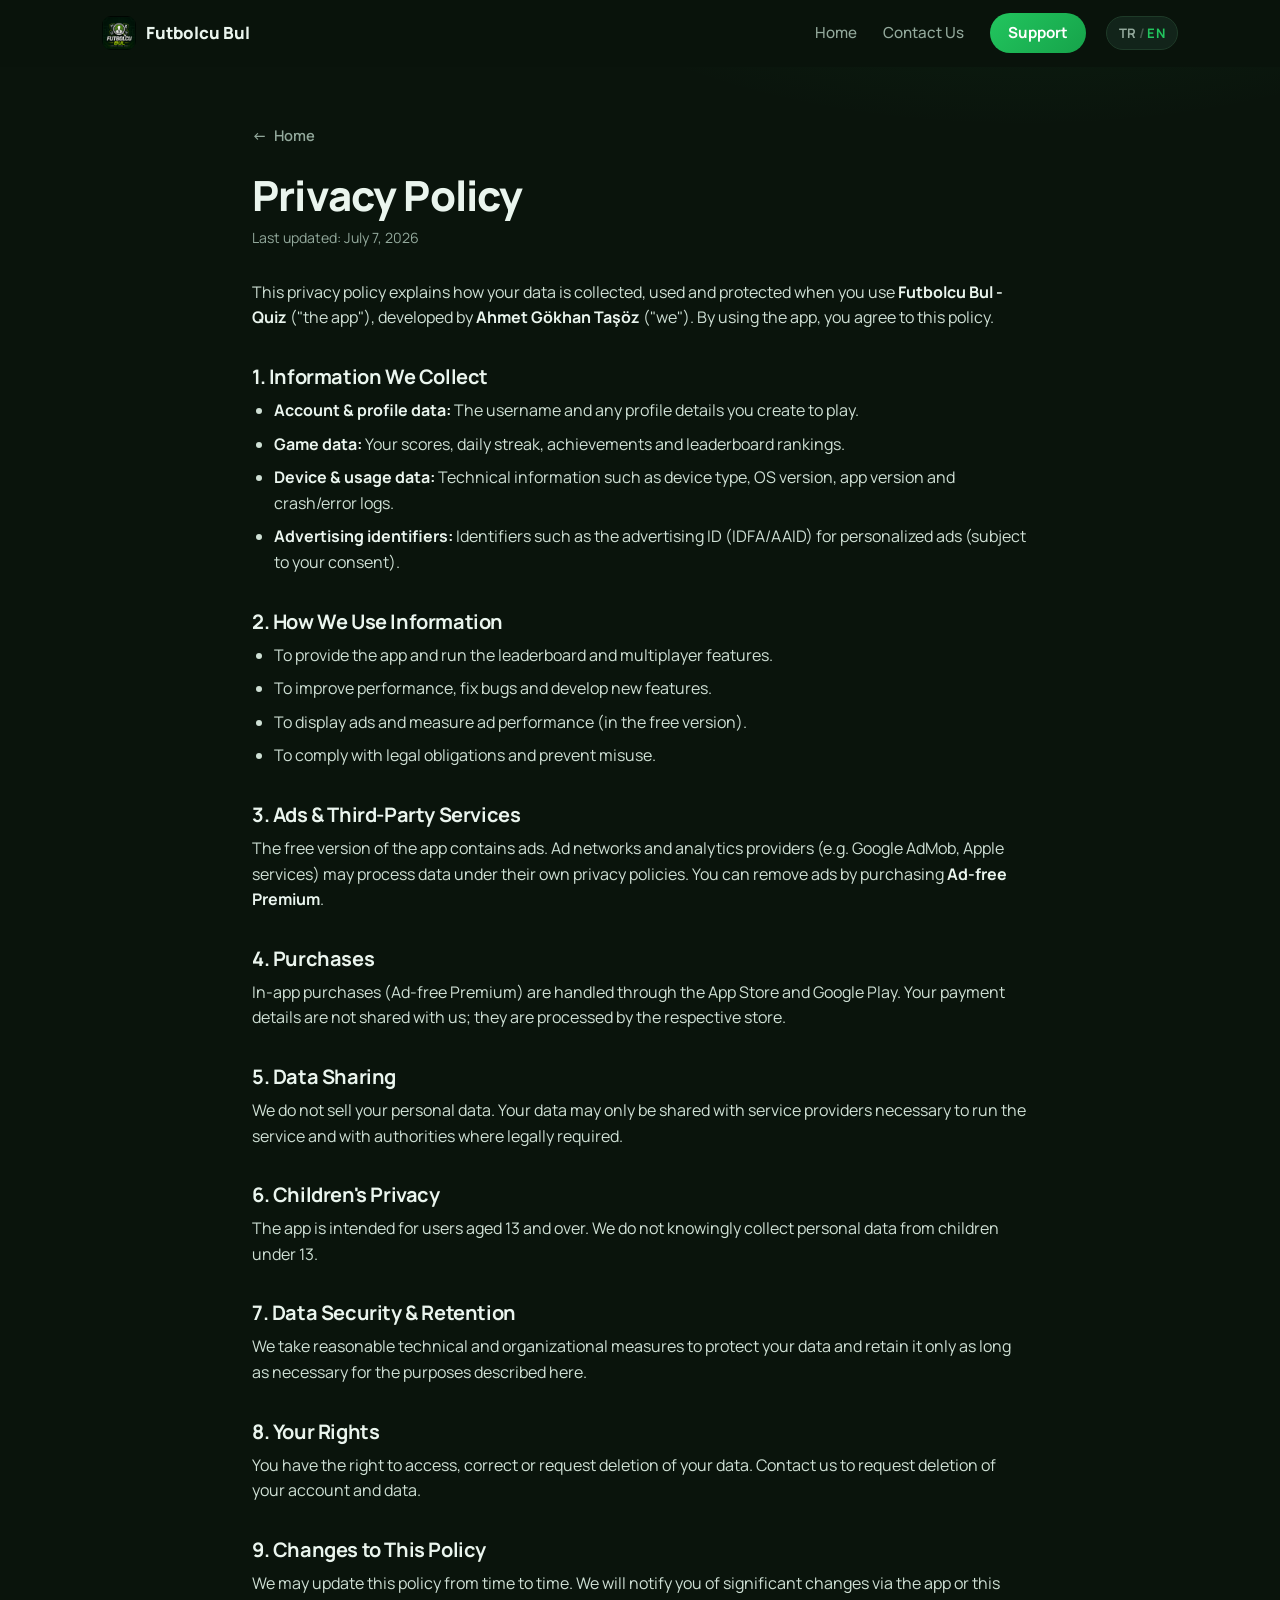
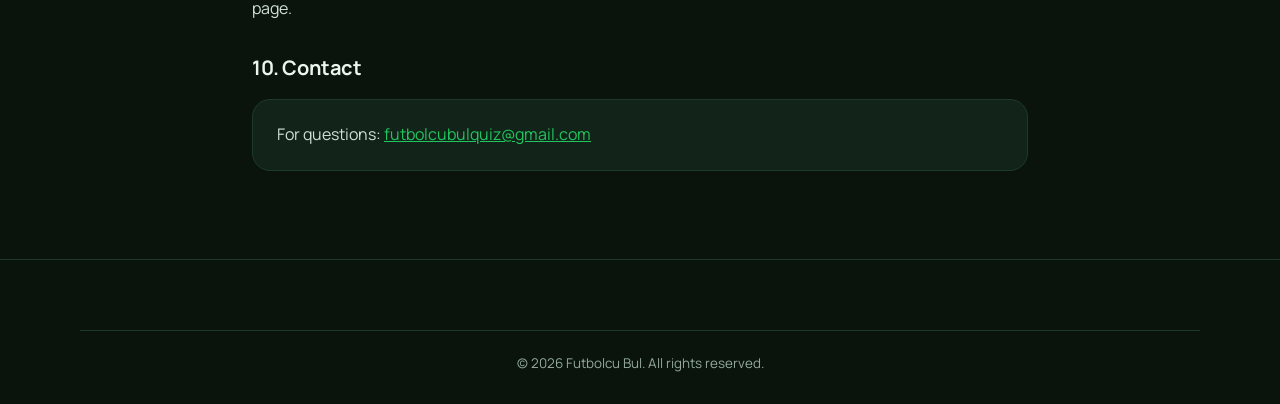
<file: gizlilik.html>
<!DOCTYPE html>
<html lang="tr">
<head>
  <meta charset="UTF-8" />
  <meta name="viewport" content="width=device-width, initial-scale=1.0" />
  <title>Gizlilik Politikası | Futbolcu Bul - Quiz</title>
  <meta name="description" content="Futbolcu Bul - Quiz uygulamasının gizlilik politikası. Hangi verileri topladığımızı, nasıl kullandığımızı ve haklarınızı öğrenin." />
  <meta name="robots" content="index, follow" />
  <meta name="theme-color" content="#0a140c" />
  <link rel="canonical" href="https://www.futbolcubulquiz.com/gizlilik.html" />
  <link rel="icon" type="image/png" href="assets/icon.png" />
  <link rel="apple-touch-icon" href="assets/icon.png" />
  <link rel="preconnect" href="https://fonts.googleapis.com" />
  <link rel="preconnect" href="https://fonts.gstatic.com" crossorigin />
  <link href="https://fonts.googleapis.com/css2?family=Manrope:wght@400;500;700;800&display=swap" rel="stylesheet" />
  <link rel="stylesheet" href="styles.css" />

  <!-- Structured data -->
  <script type="application/ld+json">
  {
    "@context": "https://schema.org",
    "@graph": [
      {
        "@type": "Organization",
        "@id": "https://www.futbolcubulquiz.com/#organization",
        "name": "Futbolcu Bul",
        "url": "https://www.futbolcubulquiz.com/",
        "logo": "https://www.futbolcubulquiz.com/assets/icon.png",
        "sameAs": [ "https://www.instagram.com/futbolcubulquiz/" ]
      },
      {
        "@type": "WebSite",
        "@id": "https://www.futbolcubulquiz.com/#website",
        "url": "https://www.futbolcubulquiz.com/",
        "name": "Futbolcu Bul - Quiz",
        "publisher": { "@id": "https://www.futbolcubulquiz.com/#organization" },
        "inLanguage": "tr-TR"
      },
      {
        "@type": "BreadcrumbList",
        "itemListElement": [
          { "@type": "ListItem", "position": 1, "name": "Ana Sayfa", "item": "https://www.futbolcubulquiz.com/" },
          { "@type": "ListItem", "position": 2, "name": "Gizlilik Politikası", "item": "https://www.futbolcubulquiz.com/gizlilik.html" }
        ]
      }
    ]
  }
  </script>
</head>
<body>

  <header class="site-header" id="siteHeader">
    <div class="container header-inner">
      <a href="/" class="brand">
        <img src="assets/icon.png" alt="Futbolcu Bul" class="brand-icon" />
        <span class="brand-name">Futbolcu&nbsp;Bul</span>
      </a>
      <nav class="nav" id="nav">
        <a href="/" data-i18n="nav_home">Ana Sayfa</a>
        <a href="iletisim.html" class="nav-contact" data-i18n="nav_contact">Bize Ulaşın</a>
        <a href="destek.html" class="nav-cta" data-i18n="footer_support">Destek</a>
      </nav>
      <button class="lang-toggle" id="langToggle" aria-label="Dil değiştir">
        <span class="lang-tr">TR</span><span class="lang-sep">/</span><span class="lang-en">EN</span>
      </button>
    </div>
  </header>

  <main class="page">
    <div class="container">
      <a href="/" class="page-back">← <span data-i18n="nav_home">Ana Sayfa</span></a>

      <!-- ===== Türkçe ===== -->
      <div data-lang="tr">
        <h1>Gizlilik Politikası</h1>
        <p class="updated">Son güncelleme: 7 Temmuz 2026</p>
        <div class="legal">
          <p>Bu gizlilik politikası, <strong>Ahmet Gökhan Taşöz</strong> ("biz") tarafından geliştirilen <strong>Futbolcu Bul - Quiz</strong> ("uygulama") kullanımınız sırasında verilerinizin nasıl toplandığını, kullanıldığını ve korunduğunu açıklar. Uygulamayı kullanarak bu politikayı kabul etmiş olursunuz.</p>

          <h2>1. Topladığımız Bilgiler</h2>
          <ul>
            <li><strong>Hesap ve profil bilgileri:</strong> Oyun oynamak için oluşturduğunuz kullanıcı adı ve varsa profil bilgileriniz.</li>
            <li><strong>Oyun verileri:</strong> Puanlarınız, günlük seriniz, başarımlarınız ve liderlik tablosu sıralamanız.</li>
            <li><strong>Cihaz ve kullanım verileri:</strong> Cihaz türü, işletim sistemi sürümü, uygulama sürümü ve çökme/hata kayıtları gibi teknik bilgiler.</li>
            <li><strong>Reklam tanımlayıcıları:</strong> Kişiselleştirilmiş reklamlar için reklam kimliği (IDFA/AAID) gibi tanımlayıcılar (izniniz doğrultusunda).</li>
          </ul>

          <h2>2. Bilgileri Nasıl Kullanıyoruz</h2>
          <ul>
            <li>Uygulamayı sunmak, liderlik tablosunu ve çok oyunculu özellikleri çalıştırmak için.</li>
            <li>Uygulama performansını iyileştirmek, hataları gidermek ve yeni özellikler geliştirmek için.</li>
            <li>Reklam göstermek ve reklam performansını ölçmek için (ücretsiz sürümde).</li>
            <li>Yasal yükümlülüklere uymak ve kötüye kullanımı önlemek için.</li>
          </ul>

          <h2>3. Reklamlar ve Üçüncü Taraf Hizmetler</h2>
          <p>Uygulamanın ücretsiz sürümü reklam içerir. Reklam ağları ve analiz sağlayıcıları (ör. Google AdMob, Apple hizmetleri) kendi gizlilik politikaları çerçevesinde veri işleyebilir. <strong>Reklamsız Premium</strong> satın alarak reklamları kaldırabilirsiniz.</p>

          <h2>4. Satın Alımlar</h2>
          <p>Uygulama içi satın alımlar (Reklamsız Premium) App Store ve Google Play üzerinden gerçekleşir. Ödeme bilgileriniz bizimle paylaşılmaz; ilgili mağaza tarafından işlenir.</p>

          <h2>5. Verilerin Paylaşımı</h2>
          <p>Kişisel verilerinizi satmayız. Verileriniz yalnızca hizmeti sunmak için gerekli hizmet sağlayıcılarla ve yasal zorunluluk halinde yetkili kurumlarla paylaşılabilir.</p>

          <h2>6. Çocukların Gizliliği</h2>
          <p>Uygulama 13 yaş ve üzeri kullanıcılar içindir. Bilerek 13 yaş altındaki çocuklardan kişisel veri toplamayız.</p>

          <h2>7. Veri Güvenliği ve Saklama</h2>
          <p>Verilerinizi korumak için makul teknik ve idari önlemler alırız. Verilerinizi yalnızca bu politikada belirtilen amaçlar için gerekli olduğu sürece saklarız.</p>

          <h2>8. Haklarınız</h2>
          <p>Verilerinize erişme, düzeltme veya silinmesini talep etme hakkına sahipsiniz. Hesabınızın ve verilerinizin silinmesini istemek için bizimle iletişime geçebilirsiniz.</p>

          <h2>9. Politika Değişiklikleri</h2>
          <p>Bu politikayı zaman zaman güncelleyebiliriz. Önemli değişikliklerde uygulama veya bu sayfa üzerinden bilgilendirme yaparız.</p>

          <h2>10. İletişim</h2>
          <div class="contact-box">
            Sorularınız için: <a href="mailto:futbolcubulquiz@gmail.com">futbolcubulquiz@gmail.com</a>
          </div>
        </div>
      </div>

      <!-- ===== English ===== -->
      <div data-lang="en" hidden>
        <h1>Privacy Policy</h1>
        <p class="updated">Last updated: July 7, 2026</p>
        <div class="legal">
          <p>This privacy policy explains how your data is collected, used and protected when you use <strong>Futbolcu Bul - Quiz</strong> ("the app"), developed by <strong>Ahmet Gökhan Taşöz</strong> ("we"). By using the app, you agree to this policy.</p>

          <h2>1. Information We Collect</h2>
          <ul>
            <li><strong>Account & profile data:</strong> The username and any profile details you create to play.</li>
            <li><strong>Game data:</strong> Your scores, daily streak, achievements and leaderboard rankings.</li>
            <li><strong>Device & usage data:</strong> Technical information such as device type, OS version, app version and crash/error logs.</li>
            <li><strong>Advertising identifiers:</strong> Identifiers such as the advertising ID (IDFA/AAID) for personalized ads (subject to your consent).</li>
          </ul>

          <h2>2. How We Use Information</h2>
          <ul>
            <li>To provide the app and run the leaderboard and multiplayer features.</li>
            <li>To improve performance, fix bugs and develop new features.</li>
            <li>To display ads and measure ad performance (in the free version).</li>
            <li>To comply with legal obligations and prevent misuse.</li>
          </ul>

          <h2>3. Ads & Third-Party Services</h2>
          <p>The free version of the app contains ads. Ad networks and analytics providers (e.g. Google AdMob, Apple services) may process data under their own privacy policies. You can remove ads by purchasing <strong>Ad-free Premium</strong>.</p>

          <h2>4. Purchases</h2>
          <p>In-app purchases (Ad-free Premium) are handled through the App Store and Google Play. Your payment details are not shared with us; they are processed by the respective store.</p>

          <h2>5. Data Sharing</h2>
          <p>We do not sell your personal data. Your data may only be shared with service providers necessary to run the service and with authorities where legally required.</p>

          <h2>6. Children's Privacy</h2>
          <p>The app is intended for users aged 13 and over. We do not knowingly collect personal data from children under 13.</p>

          <h2>7. Data Security & Retention</h2>
          <p>We take reasonable technical and organizational measures to protect your data and retain it only as long as necessary for the purposes described here.</p>

          <h2>8. Your Rights</h2>
          <p>You have the right to access, correct or request deletion of your data. Contact us to request deletion of your account and data.</p>

          <h2>9. Changes to This Policy</h2>
          <p>We may update this policy from time to time. We will notify you of significant changes via the app or this page.</p>

          <h2>10. Contact</h2>
          <div class="contact-box">
            For questions: <a href="mailto:futbolcubulquiz@gmail.com">futbolcubulquiz@gmail.com</a>
          </div>
        </div>
      </div>
    </div>
  </main>

  <footer class="site-footer">
    <div class="container footer-bottom">
      <span>© <span id="year"></span> Futbolcu Bul. <span data-i18n="footer_rights">Tüm hakları saklıdır.</span></span>
    </div>
  </footer>

  <script src="script.js"></script>
</body>
</html>
</file>
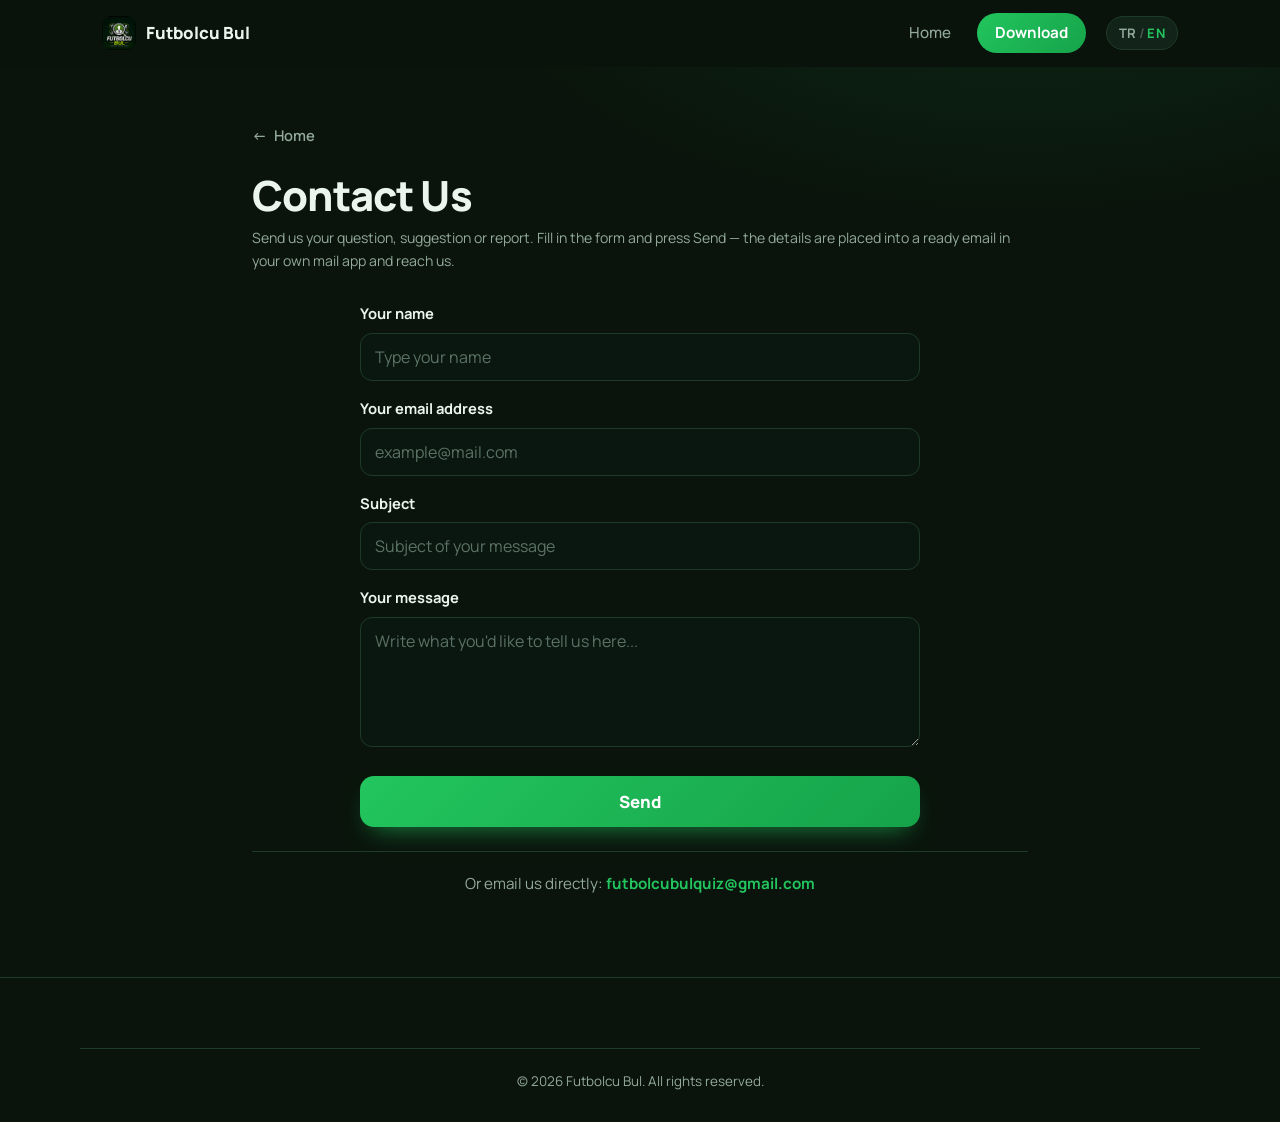
<file: iletisim.html>
<!DOCTYPE html>
<html lang="tr">
<head>
  <meta charset="UTF-8" />
  <meta name="viewport" content="width=device-width, initial-scale=1.0" />
  <title>Bize Ulaşın | Futbolcu Bul - Quiz</title>
  <meta name="description" content="Futbolcu Bul - Quiz ekibiyle iletişime geç. Soru, öneri ve bildirimlerini formu doldurarak bize gönder." />
  <meta name="robots" content="index, follow" />
  <meta name="theme-color" content="#0a140c" />
  <link rel="canonical" href="https://www.futbolcubulquiz.com/iletisim.html" />
  <link rel="icon" type="image/png" href="assets/icon.png" />
  <link rel="apple-touch-icon" href="assets/icon.png" />
  <link rel="preconnect" href="https://fonts.googleapis.com" />
  <link rel="preconnect" href="https://fonts.gstatic.com" crossorigin />
  <link href="https://fonts.googleapis.com/css2?family=Manrope:wght@400;500;700;800&display=swap" rel="stylesheet" />
  <link rel="stylesheet" href="styles.css" />

  <!-- Structured data -->
  <script type="application/ld+json">
  {
    "@context": "https://schema.org",
    "@graph": [
      {
        "@type": "Organization",
        "@id": "https://www.futbolcubulquiz.com/#organization",
        "name": "Futbolcu Bul",
        "url": "https://www.futbolcubulquiz.com/",
        "logo": "https://www.futbolcubulquiz.com/assets/icon.png",
        "sameAs": [ "https://www.instagram.com/futbolcubulquiz/" ]
      },
      {
        "@type": "WebSite",
        "@id": "https://www.futbolcubulquiz.com/#website",
        "url": "https://www.futbolcubulquiz.com/",
        "name": "Futbolcu Bul - Quiz",
        "publisher": { "@id": "https://www.futbolcubulquiz.com/#organization" },
        "inLanguage": "tr-TR"
      },
      {
        "@type": "BreadcrumbList",
        "itemListElement": [
          { "@type": "ListItem", "position": 1, "name": "Ana Sayfa", "item": "https://www.futbolcubulquiz.com/" },
          { "@type": "ListItem", "position": 2, "name": "Bize Ulaşın", "item": "https://www.futbolcubulquiz.com/iletisim.html" }
        ]
      }
    ]
  }
  </script>
</head>
<body>

  <header class="site-header" id="siteHeader">
    <div class="container header-inner">
      <a href="/" class="brand">
        <img src="assets/icon.png" alt="Futbolcu Bul" class="brand-icon" />
        <span class="brand-name">Futbolcu&nbsp;Bul</span>
      </a>
      <nav class="nav" id="nav">
        <a href="/" data-i18n="nav_home">Ana Sayfa</a>
        <a href="/#download" class="nav-cta" data-i18n="nav_download">İndir</a>
      </nav>
      <button class="lang-toggle" id="langToggle" aria-label="Dil değiştir">
        <span class="lang-tr">TR</span><span class="lang-sep">/</span><span class="lang-en">EN</span>
      </button>
    </div>
  </header>

  <main class="page">
    <div class="container">
      <a href="/" class="page-back">← <span data-i18n="nav_home">Ana Sayfa</span></a>

      <h1 data-i18n="contact_title">Bize Ulaşın</h1>
      <p class="updated" data-i18n="contact_lead">Soru, öneri ya da bildirimini bize gönder. Formu doldurup Gönder'e bas — bilgiler kendi mail uygulamanda hazır bir e-postaya aktarılır ve bize ulaşır.</p>

      <form class="contact-form" id="contactForm" novalidate>
        <div class="field">
          <label for="cf-name" data-i18n="contact_name">Adın</label>
          <input type="text" id="cf-name" autocomplete="name" data-i18n-ph="contact_ph_name" placeholder="Adını yaz" />
        </div>
        <div class="field">
          <label for="cf-email" data-i18n="contact_email">E-posta adresin</label>
          <input type="email" id="cf-email" autocomplete="email" data-i18n-ph="contact_ph_email" placeholder="ornek@mail.com" />
        </div>
        <div class="field">
          <label for="cf-subject" data-i18n="contact_subject">Konu</label>
          <input type="text" id="cf-subject" data-i18n-ph="contact_ph_subject" placeholder="Mesajının konusu" />
        </div>
        <div class="field">
          <label for="cf-message" data-i18n="contact_message">Mesajın</label>
          <textarea id="cf-message" data-i18n-ph="contact_ph_message" placeholder="Bize iletmek istediklerini buraya yaz..."></textarea>
        </div>
        <button type="submit" class="contact-submit" data-i18n="contact_send">Gönder</button>
        <p class="contact-error" id="cf-error" hidden data-i18n="contact_err">Lütfen adını, e-postanı ve mesajını doldur.</p>
      </form>

      <div class="contact-alt">
        <span data-i18n="contact_or">Ya da doğrudan e-posta gönder:</span>
        <a href="mailto:futbolcubulquiz@gmail.com">futbolcubulquiz@gmail.com</a>
      </div>
    </div>
  </main>

  <footer class="site-footer">
    <div class="container footer-bottom">
      <span>© <span id="year"></span> Futbolcu Bul. <span data-i18n="footer_rights">Tüm hakları saklıdır.</span></span>
    </div>
  </footer>

  <script src="script.js"></script>
  <script>
    (function () {
      var form = document.getElementById('contactForm');
      if (!form) return;
      var TO = 'futbolcubulquiz@gmail.com';
      form.addEventListener('submit', function (e) {
        e.preventDefault();
        var name = document.getElementById('cf-name').value.trim();
        var email = document.getElementById('cf-email').value.trim();
        var subject = document.getElementById('cf-subject').value.trim();
        var message = document.getElementById('cf-message').value.trim();
        var err = document.getElementById('cf-error');

        if (!name || !email || !message) { err.hidden = false; return; }
        err.hidden = true;

        var isEN = document.documentElement.lang === 'en';
        var subjLine = subject
          ? subject + ' — Futbolcu Bul'
          : (isEN ? 'Contact — Futbolcu Bul' : 'İletişim — Futbolcu Bul');

        var body = (isEN
          ? 'Name: ' + name + '\nEmail: ' + email + '\n\n' + message
          : 'Ad: ' + name + '\nE-posta: ' + email + '\n\n' + message);

        window.location.href = 'mailto:' + TO +
          '?subject=' + encodeURIComponent(subjLine) +
          '&body=' + encodeURIComponent(body);
      });
    })();
  </script>
</body>
</html>
</file>
<file: styles.css>
/* ===== Design tokens ===== */
:root {
  --bg:        #0a140c;
  --bg-2:      #0d1c11;
  --surface:   #10241628;
  --card:      #12241a;
  --card-brd:  #1e3a28;
  --green:     #22c55e;
  --green-2:   #16a34a;
  --green-dk:  #0f7a37;
  --text:      #eaf5ee;
  --muted:     #93a99c;
  --white:     #ffffff;
  --radius:    18px;
  --maxw:      1120px;
  --shadow:    0 20px 50px -20px rgba(0,0,0,.6);
  font-synthesis: none;
}

* { box-sizing: border-box; margin: 0; padding: 0; }

/* Ensure the [hidden] attribute always wins over display rules (demo game toggles) */
[hidden] { display: none !important; }

html { scroll-behavior: smooth; }

body {
  font-family: 'Manrope', system-ui, -apple-system, Segoe UI, Roboto, sans-serif;
  background: var(--bg);
  color: var(--text);
  line-height: 1.6;
  overflow-x: hidden;
  -webkit-font-smoothing: antialiased;
}

a { color: inherit; text-decoration: none; }

.container { width: 100%; max-width: var(--maxw); margin: 0 auto; padding: 0 22px; }

h1, h2, h3 { line-height: 1.15; letter-spacing: -0.02em; }

/* ===== Header ===== */
.site-header {
  position: sticky; top: 0; z-index: 50;
  background: rgba(10,20,12,.72);
  backdrop-filter: blur(14px);
  border-bottom: 1px solid transparent;
  transition: border-color .3s, background .3s;
}
.site-header.scrolled { border-bottom-color: var(--card-brd); }
.header-inner { display: flex; align-items: center; gap: 20px; height: 66px; }
.brand { display: flex; align-items: center; gap: 10px; font-weight: 800; }
.brand-icon { width: 34px; height: 34px; border-radius: 9px; }
.brand-name { font-size: 1.05rem; }

.nav { display: flex; align-items: center; gap: 26px; margin-left: auto; }
.nav a { color: var(--muted); font-weight: 500; font-size: .95rem; transition: color .2s; }
.nav a:hover { color: var(--text); }
.nav .nav-cta {
  color: var(--white); background: linear-gradient(135deg, var(--green), var(--green-2));
  padding: 8px 18px; border-radius: 999px; font-weight: 700;
}
.nav .nav-cta:hover { color: var(--white); filter: brightness(1.08); }

.lang-toggle {
  cursor: pointer; background: var(--card); border: 1px solid var(--card-brd);
  color: var(--muted); border-radius: 999px; padding: 7px 12px; font-weight: 700;
  font-family: inherit; font-size: .82rem; transition: all .2s; letter-spacing: .5px;
}
.lang-toggle:hover { border-color: var(--green); color: var(--text); }
.lang-toggle .active { color: var(--green); }
.lang-sep { opacity: .4; margin: 0 2px; }

/* ===== Hero ===== */
.hero { position: relative; overflow: hidden; padding: 70px 0 90px;
  background: radial-gradient(1200px 600px at 75% -10%, rgba(34,197,94,.14), transparent 60%), var(--bg); }
.pitch-lines { position: absolute; inset: 0; opacity: .5; pointer-events: none;
  background-image:
    linear-gradient(90deg, rgba(34,197,94,.05) 1px, transparent 1px),
    linear-gradient(rgba(34,197,94,.05) 1px, transparent 1px);
  background-size: 44px 44px;
  mask-image: radial-gradient(700px 500px at 70% 0%, #000, transparent 75%); }
.hero-inner { position: relative; display: grid; grid-template-columns: 1.05fr .95fr;
  gap: 40px; align-items: center; }

.badge-pill { display: inline-block; background: var(--card); border: 1px solid var(--card-brd);
  color: var(--green); font-weight: 700; font-size: .82rem; padding: 6px 14px;
  border-radius: 999px; margin-bottom: 22px; }
.hero h1 { font-size: clamp(2.1rem, 5vw, 3.5rem); font-weight: 800; margin-bottom: 18px; }
.hero-sub { color: var(--muted); font-size: 1.08rem; max-width: 520px; margin-bottom: 30px; }

.store-buttons { display: flex; gap: 14px; flex-wrap: wrap; }
.store-buttons.center { justify-content: center; }
.store-btn {
  display: inline-flex; align-items: center; gap: 12px;
  background: #0c1a11; border: 1px solid var(--card-brd); color: var(--text);
  padding: 11px 20px; border-radius: 14px; transition: all .2s;
}
.store-btn:hover { border-color: var(--green); transform: translateY(-2px);
  box-shadow: 0 12px 26px -14px rgba(34,197,94,.55); }
.store-btn svg { width: 26px; height: 26px; color: var(--white); flex-shrink: 0; }
.store-btn-txt { display: flex; flex-direction: column; line-height: 1.15; text-align: left; }
.store-btn-txt small { font-size: .68rem; color: var(--muted); }
.store-btn-txt strong { font-size: 1.05rem; font-weight: 700; }

.hero-meta { display: flex; align-items: center; gap: 12px; margin-top: 24px;
  color: var(--muted); font-weight: 600; font-size: .95rem; }
.hero-meta .dot { opacity: .4; }

/* Phone mockup */
.hero-phone { position: relative; display: flex; justify-content: center; }
.hero-mockup {
  position: relative; z-index: 2; width: min(420px, 92%); height: auto;
  border-radius: 26px; display: block;
  box-shadow: var(--shadow), 0 0 0 1px rgba(255,255,255,.04);
  animation: floaty 6s ease-in-out infinite;
}
.phone-glow { position: absolute; width: 380px; height: 380px; border-radius: 50%;
  background: radial-gradient(circle, rgba(34,197,94,.32), transparent 65%);
  filter: blur(38px); z-index: 1; top: 50%; left: 50%; transform: translate(-50%,-50%); }
@keyframes floaty { 0%,100% { transform: translateY(0); } 50% { transform: translateY(-14px); } }

/* ===== Sections ===== */
.section { padding: 84px 0; }
.section-title { font-size: clamp(1.7rem, 3.5vw, 2.4rem); font-weight: 800; text-align: center; }
.section-lead { text-align: center; color: var(--muted); margin: 12px auto 48px; max-width: 560px; }

/* Features */
.features-grid { display: grid; grid-template-columns: repeat(3, 1fr); gap: 20px; }
.feature-card {
  background: linear-gradient(180deg, var(--card), #0e1e14);
  border: 1px solid var(--card-brd); border-radius: var(--radius); padding: 28px 24px;
  transition: transform .25s, border-color .25s;
}
.feature-card:hover { transform: translateY(-5px); border-color: var(--green); }
.feat-ico { font-size: 2rem; margin-bottom: 14px; }
.feature-card h3 { font-size: 1.18rem; margin-bottom: 8px; }
.feature-card p { color: var(--muted); font-size: .96rem; }

/* How to play */
.how { background: linear-gradient(180deg, var(--bg), var(--bg-2)); }
.steps { display: flex; align-items: flex-start; justify-content: center; gap: 8px; flex-wrap: wrap; }
.step { flex: 1; min-width: 210px; max-width: 300px; text-align: center; padding: 10px; }
.step-num {
  width: 58px; height: 58px; margin: 0 auto 18px; display: grid; place-items: center;
  font-size: 1.5rem; font-weight: 800; color: var(--white);
  background: linear-gradient(135deg, var(--green), var(--green-2));
  border-radius: 50%; box-shadow: 0 10px 24px -10px rgba(34,197,94,.7);
}
.step h3 { font-size: 1.22rem; margin-bottom: 8px; }
.step p { color: var(--muted); font-size: .96rem; }
.step-line { flex: 0 0 40px; height: 2px; margin-top: 46px;
  background: linear-gradient(90deg, var(--green), transparent); opacity: .5; }

/* Screenshots */
.screens { padding-bottom: 90px; }
.screens-track {
  display: flex; gap: 18px; overflow-x: auto; padding: 10px 22px 24px;
  scroll-snap-type: x mandatory; -webkit-overflow-scrolling: touch;
}
.screens-track::-webkit-scrollbar { height: 8px; }
.screens-track::-webkit-scrollbar-thumb { background: var(--card-brd); border-radius: 99px; }
.screens-track img {
  flex: 0 0 auto; width: 230px; border-radius: 22px; scroll-snap-align: center;
  border: 1px solid var(--card-brd); box-shadow: var(--shadow);
}

/* ===== Demo game ===== */
.demo { background: linear-gradient(180deg, var(--bg-2), var(--bg)); text-align: center; }
.demo-badge { display: inline-block; background: rgba(198,240,0,.12); color: #c6f000;
  border: 1px solid rgba(198,240,0,.3); font-weight: 700; font-size: .78rem; letter-spacing: .5px;
  padding: 6px 14px; border-radius: 999px; margin-bottom: 16px; }
.demo-card { max-width: 560px; margin: 8px auto 0; text-align: left;
  background: linear-gradient(180deg, var(--card), #0e1e14); border: 1px solid var(--card-brd);
  border-radius: 24px; padding: 26px; box-shadow: var(--shadow); }
.demo-head { display: flex; align-items: center; gap: 16px; padding-bottom: 20px;
  border-bottom: 1px solid var(--card-brd); margin-bottom: 22px; }
.demo-avatar { width: 62px; height: 62px; flex-shrink: 0; border-radius: 16px;
  display: grid; place-items: center; font-size: 2rem; font-weight: 800; color: #05100a;
  background: linear-gradient(135deg, #d4ff2e, #8bcf00); box-shadow: 0 8px 20px -8px rgba(198,240,0,.6); }
.demo-kicker { display: block; color: var(--muted); font-size: .82rem; font-weight: 600; margin-bottom: 2px; }
.demo-name { font-size: 1.5rem; font-weight: 800; letter-spacing: -0.02em; }

.demo-field { margin-bottom: 16px; }
.demo-field > label { display: block; font-weight: 700; font-size: .92rem; margin-bottom: 7px; }
.demo-input-row { display: flex; gap: 8px; }
.demo-input-row input {
  flex: 1; min-width: 0; background: #0a1710; border: 1.5px solid var(--card-brd);
  color: var(--text); border-radius: 12px; padding: 12px 14px; font-family: inherit;
  font-size: 1rem; transition: border-color .2s, box-shadow .2s;
}
.demo-input-row input::placeholder { color: #5c7266; }
.demo-input-row input:focus { outline: none; border-color: #c6f000;
  box-shadow: 0 0 0 3px rgba(198,240,0,.15); }
.demo-hint-btn { flex-shrink: 0; width: 46px; background: #0a1710; border: 1.5px solid var(--card-brd);
  border-radius: 12px; font-size: 1.2rem; cursor: pointer; transition: all .2s; }
.demo-hint-btn:hover:not(:disabled) { border-color: #c6f000; transform: translateY(-1px); }
.demo-hint-btn:disabled { opacity: .4; cursor: default; }
.demo-hint { margin-top: 8px; font-size: .88rem; color: #c6f000; padding-left: 2px; }
.demo-feedback { margin-top: 7px; font-size: .9rem; font-weight: 600; padding-left: 2px; }
.demo-field.correct input { border-color: var(--green); background: rgba(34,197,94,.08); }
.demo-field.wrong input { border-color: #ef4444; background: rgba(239,68,68,.07); }
.demo-feedback.ok { color: var(--green); }
.demo-feedback.no { color: #f87171; }

.demo-submit { width: 100%; margin-top: 6px; padding: 14px; border: none; cursor: pointer;
  font-family: inherit; font-size: 1.05rem; font-weight: 800; color: #05100a; border-radius: 14px;
  background: linear-gradient(135deg, #d4ff2e, #8bcf00);
  box-shadow: 0 12px 26px -12px rgba(198,240,0,.7); transition: transform .15s, filter .2s; }
.demo-submit:hover { filter: brightness(1.05); transform: translateY(-2px); }
.demo-submit:active { transform: translateY(0); }

.demo-scoreboard { margin-top: 22px; padding: 20px; border-radius: 16px; text-align: center;
  background: #0a1710; border: 1px solid var(--card-brd); }
.demo-scoreboard .score-num { font-size: 2.2rem; font-weight: 800; color: #c6f000; line-height: 1; }
.demo-scoreboard .score-msg { margin-top: 8px; color: var(--text); font-weight: 600; }

.demo-actions { display: flex; gap: 12px; margin-top: 18px; flex-wrap: wrap; }
.demo-reset { flex: 1; min-width: 140px; padding: 12px; cursor: pointer; font-family: inherit;
  font-weight: 700; font-size: .95rem; color: var(--text); background: transparent;
  border: 1.5px solid var(--card-brd); border-radius: 12px; transition: all .2s; }
.demo-reset:hover { border-color: var(--green); color: var(--green); }
.demo-download { flex: 2; min-width: 180px; display: grid; place-items: center; padding: 12px;
  font-weight: 800; color: #05100a; border-radius: 12px; text-align: center;
  background: linear-gradient(135deg, var(--green), var(--green-2)); transition: filter .2s, transform .2s; }
.demo-download:hover { color: #05100a; filter: brightness(1.06); transform: translateY(-2px); }

/* Instagram follow */
.insta { padding-top: 20px; }
.insta-card {
  position: relative; overflow: hidden; display: flex; align-items: center; gap: 24px;
  padding: 34px 36px; border-radius: 24px; color: var(--white);
  background: linear-gradient(95deg, #2a2a5e 0%, #833ab4 30%, #e1306c 62%, #f77737 100%);
  box-shadow: 0 24px 60px -22px rgba(225,48,108,.6);
  transition: transform .25s, box-shadow .25s;
}
.insta-card:hover { color: var(--white); transform: translateY(-4px);
  box-shadow: 0 30px 70px -20px rgba(225,48,108,.75); }
.insta-glow { position: absolute; inset: 0; pointer-events: none;
  background: radial-gradient(400px 200px at 15% 0%, rgba(255,255,255,.18), transparent 70%); }
.insta-ico { position: relative; flex-shrink: 0; width: 74px; height: 74px; border-radius: 20px;
  display: grid; place-items: center; background: rgba(255,255,255,.15);
  border: 1px solid rgba(255,255,255,.25); backdrop-filter: blur(4px); }
.insta-ico svg { width: 42px; height: 42px; color: #fff; }
.insta-text { position: relative; flex: 1; min-width: 0; }
.insta-handle { display: inline-block; font-weight: 700; font-size: .9rem; opacity: .9;
  background: rgba(0,0,0,.18); padding: 3px 11px; border-radius: 999px; margin-bottom: 8px; }
.insta-text h2 { font-size: clamp(1.4rem, 3vw, 2rem); font-weight: 800; margin-bottom: 6px; }
.insta-text p { font-size: 1rem; opacity: .95; max-width: 560px; }
.insta-btn { position: relative; flex-shrink: 0; background: #fff; color: #e1306c;
  font-weight: 800; padding: 13px 26px; border-radius: 999px; white-space: nowrap;
  box-shadow: 0 8px 20px -8px rgba(0,0,0,.4); transition: transform .2s; }
.insta-card:hover .insta-btn { transform: scale(1.05); }

/* CTA */
.cta { background: radial-gradient(800px 400px at 50% 0%, rgba(34,197,94,.16), transparent 60%), var(--bg-2);
  text-align: center; border-top: 1px solid var(--card-brd); }
.cta-inner { display: flex; flex-direction: column; align-items: center; }
.cta-icon { width: 82px; height: 82px; border-radius: 20px; margin-bottom: 20px;
  box-shadow: var(--shadow); }
.cta h2 { font-size: clamp(1.9rem, 4vw, 2.6rem); font-weight: 800; margin-bottom: 12px; }
.cta p { color: var(--muted); margin-bottom: 28px; max-width: 460px; }

/* Footer */
.site-footer { border-top: 1px solid var(--card-brd); padding: 44px 0 30px; background: var(--bg); }
.footer-inner { display: flex; justify-content: space-between; align-items: center; gap: 24px; flex-wrap: wrap; }
.footer-brand { display: flex; align-items: center; gap: 14px; }
.footer-brand img { width: 46px; height: 46px; border-radius: 12px; }
.footer-brand strong { display: block; }
.footer-brand span { color: var(--muted); font-size: .88rem; }
.footer-social { display: flex; gap: 10px; margin-top: 12px; }
.footer-social a {
  display: grid; place-items: center; width: 38px; height: 38px; border-radius: 10px;
  background: var(--card); border: 1px solid var(--card-brd); color: var(--muted);
  transition: all .2s;
}
.footer-social a:hover { color: var(--white); border-color: var(--green);
  transform: translateY(-2px); box-shadow: 0 10px 22px -12px rgba(34,197,94,.6); }
.footer-social svg { width: 20px; height: 20px; }
.footer-links { display: flex; flex-wrap: wrap; gap: 24px; }
.footer-links a { color: var(--muted); font-weight: 500; transition: color .2s; }
.footer-links a:hover { color: var(--green); }
.footer-bottom { margin-top: 26px; padding-top: 22px; border-top: 1px solid var(--card-brd);
  color: var(--muted); font-size: .84rem; text-align: center; }

/* ===== Legal / Support pages ===== */
.page { padding: 56px 0 80px; min-height: 60vh;
  background: radial-gradient(900px 400px at 80% -10%, rgba(34,197,94,.10), transparent 60%), var(--bg); }
.page .container { max-width: 820px; }
.page-back { display: inline-flex; align-items: center; gap: 7px; color: var(--muted);
  font-weight: 600; font-size: .92rem; margin-bottom: 24px; transition: color .2s; }
.page-back:hover { color: var(--green); }
.page h1 { font-size: clamp(1.8rem, 4vw, 2.6rem); font-weight: 800; margin-bottom: 8px; }
.page .updated { color: var(--muted); font-size: .88rem; margin-bottom: 30px; }
.legal { color: #cfe0d5; }
.legal h2 { font-size: 1.25rem; margin: 34px 0 10px; color: var(--text); }
.legal h3 { font-size: 1.08rem; margin: 24px 0 8px; color: var(--text); }
.legal p { margin-bottom: 14px; }
.legal ul { margin: 0 0 16px 22px; }
.legal li { margin-bottom: 8px; }
.legal a { color: var(--green); text-decoration: underline; }
.legal strong { color: var(--text); }
.contact-box { background: var(--card); border: 1px solid var(--card-brd); border-radius: var(--radius);
  padding: 22px 24px; margin: 20px 0 8px; }
.contact-box a { color: var(--green); }

/* ===== Contact form ===== */
.contact-form { max-width: 560px; margin: 0 auto; }
.contact-form .field { margin-bottom: 16px; }
.contact-form label { display: block; font-weight: 700; font-size: .92rem; margin-bottom: 7px; }
.contact-form input, .contact-form textarea {
  width: 100%; background: #0a1710; border: 1.5px solid var(--card-brd); color: var(--text);
  border-radius: 12px; padding: 12px 14px; font-family: inherit; font-size: 1rem;
  transition: border-color .2s, box-shadow .2s;
}
.contact-form textarea { min-height: 130px; resize: vertical; }
.contact-form input::placeholder, .contact-form textarea::placeholder { color: #5c7266; }
.contact-form input:focus, .contact-form textarea:focus { outline: none; border-color: var(--green);
  box-shadow: 0 0 0 3px rgba(34,197,94,.15); }
.contact-submit { width: 100%; margin-top: 6px; padding: 14px; border: none; cursor: pointer;
  font-family: inherit; font-size: 1.05rem; font-weight: 800; color: #fff; border-radius: 14px;
  background: linear-gradient(135deg, var(--green), var(--green-2));
  box-shadow: 0 12px 26px -12px rgba(34,197,94,.7); transition: transform .15s, filter .2s; }
.contact-submit:hover { filter: brightness(1.06); transform: translateY(-2px); }
.contact-error { margin-top: 12px; color: #f87171; font-weight: 600; font-size: .92rem; text-align: center; }
.contact-alt { margin-top: 24px; padding-top: 20px; border-top: 1px solid var(--card-brd);
  text-align: center; color: var(--muted); font-size: .95rem; }
.contact-alt a { color: var(--green); font-weight: 700; }

/* ===== Responsive ===== */
@media (max-width: 860px) {
  .hero { padding: 36px 0 56px; }
  .hero-inner { grid-template-columns: 1fr; text-align: center; }
  .hero-text { order: 1; }
  .hero-phone { order: 2; margin-top: 28px; }
  .hero-mockup { width: min(300px, 78%); }
  .hero-sub { margin-left: auto; margin-right: auto; }
  .store-buttons { justify-content: center; }
  .hero-meta { justify-content: center; }
  .features-grid { grid-template-columns: 1fr 1fr; }
  .step-line { display: none; }
  .nav a:not(.nav-cta):not(.nav-contact) { display: none; }
  .insta-card { flex-direction: column; text-align: center; padding: 30px 24px; gap: 18px; }
  .insta-text p { margin: 0 auto; }
}
@media (max-width: 520px) {
  .features-grid { grid-template-columns: 1fr; }
  .section { padding: 62px 0; }
  .brand-name { display: none; }
  .footer-inner { flex-direction: column; text-align: center; }
  .footer-links { flex-direction: column; align-items: center; gap: 14px; }
}
</file>
